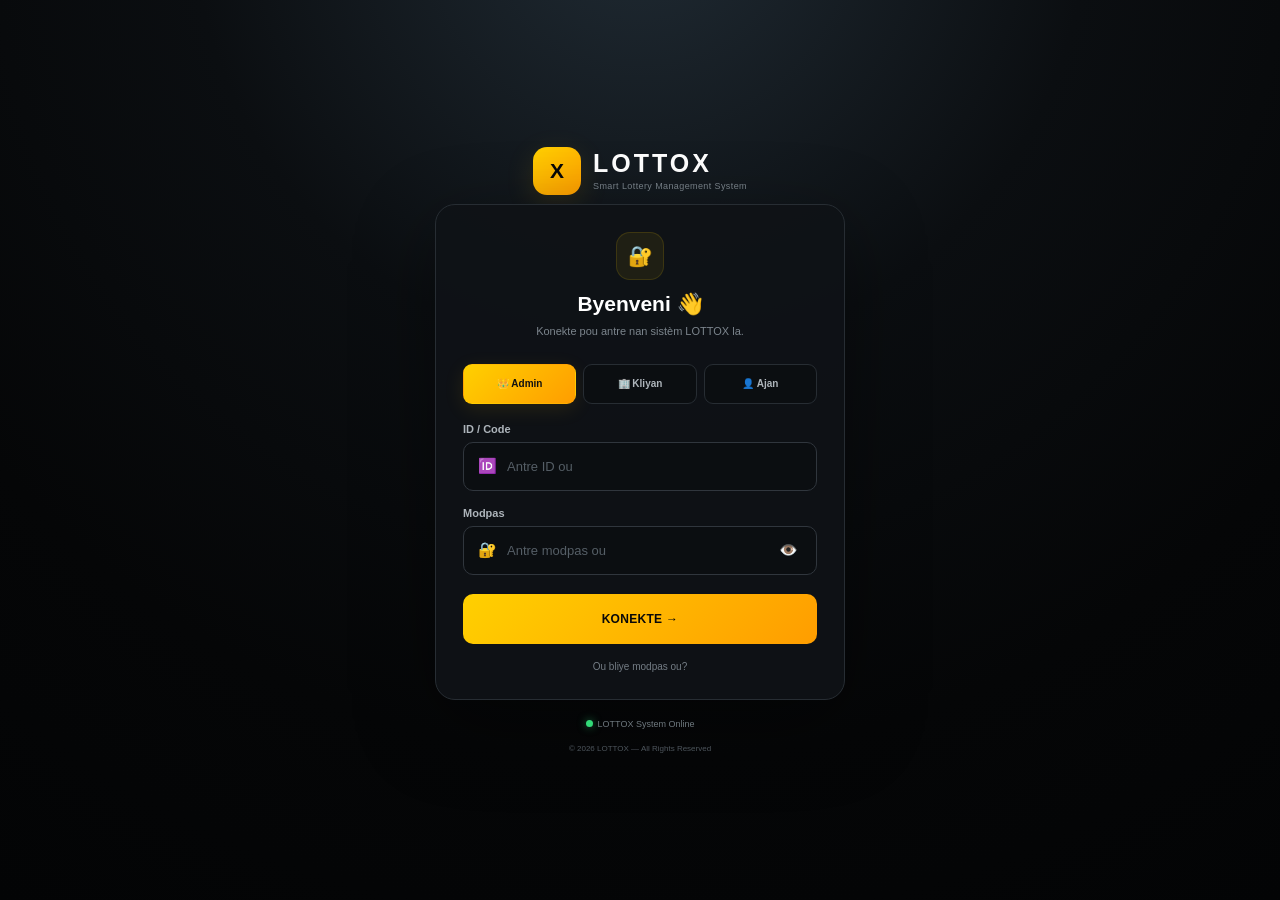
<file: index.html>
<!DOCTYPE html>
<html lang="ht">

<head>

    <meta charset="UTF-8">

    <meta
        name="viewport"
        content="width=device-width, initial-scale=1.0"
    >

    <meta
        name="theme-color"
        content="#080a0d"
    >

    <title>LOTTOX — Login</title>

    <link
        rel="stylesheet"
        href="style.css"
    >

</head>


<body>


<!-- =====================================================
     LOTTOX LOGIN
===================================================== -->

<main class="login-page">


    <!-- BRAND -->

    <section class="brand">

        <div class="brand-logo">
            X
        </div>

        <div>

            <div class="brand-name">
                LOTTOX
            </div>

            <div class="brand-subtitle">
                Smart Lottery Management System
            </div>

        </div>

    </section>


    <!-- LOGIN CARD -->

    <section class="login-card">


        <div class="welcome">

            <div class="welcome-icon">
                🔐
            </div>

            <h1>
                Byenveni 👋
            </h1>

            <p>
                Konekte pou antre
                nan sistèm LOTTOX la.
            </p>

        </div>


        <!-- ERROR -->

        <div
            id="loginError"
            class="login-error"
            role="alert"
        ></div>


        <!-- ACCOUNT TYPE -->

        <div class="account-type">

            <button
                type="button"
                class="type-btn active"
                id="adminType"
                onclick="selectType('admin')"
            >
                👑 Admin
            </button>


            <button
                type="button"
                class="type-btn"
                id="clientType"
                onclick="selectType('client')"
            >
                🏢 Kliyan
            </button>


            <button
                type="button"
                class="type-btn"
                id="agentType"
                onclick="selectType('agent')"
            >
                👤 Ajan
            </button>

        </div>


        <!-- ID -->

        <div class="field">

            <label for="loginId">
                ID / Code
            </label>

            <div class="input-box">

                <span>
                    🆔
                </span>

                <input
                    type="text"
                    id="loginId"
                    placeholder="Antre ID ou"
                    autocomplete="username"
                    spellcheck="false"
                >

            </div>

        </div>


        <!-- PASSWORD -->

        <div class="field">

            <label for="loginPassword">
                Modpas
            </label>

            <div class="input-box">

                <span>
                    🔐
                </span>

                <input
                    type="password"
                    id="loginPassword"
                    placeholder="Antre modpas ou"
                    autocomplete="current-password"
                >

                <button
                    type="button"
                    class="eye-btn"
                    id="eyeButton"
                    onclick="togglePassword()"
                    aria-label="Montre modpas"
                >
                    👁️
                </button>

            </div>

        </div>


        <!-- LOGIN BUTTON -->

        <button
            type="button"
            class="login-btn"
            id="loginButton"
            onclick="login()"
        >

            <span id="loginButtonText">
                KONEKTE →
            </span>

        </button>


        <!-- FORGOT -->

        <button
            type="button"
            class="forgot-btn"
            onclick="forgotPassword()"
        >
            Ou bliye modpas ou?
        </button>


    </section>


    <!-- SYSTEM STATUS -->

    <div class="system-status">

        <span class="status-dot"></span>

        <span>
            LOTTOX System Online
        </span>

    </div>


    <!-- FOOTER -->

    <footer class="copyright">

        © 2026 LOTTOX —
        All Rights Reserved

    </footer>


</main>


<!-- =====================================================
     LOGIN JAVASCRIPT
===================================================== -->

<script>


/* =====================================================
   LOTTOX LOGIN SYSTEM
===================================================== */


/* ================= CURRENT TYPE ================= */

let accountType = "admin";


/* =====================================================
   SELECT ACCOUNT TYPE
===================================================== */

function selectType(type){

    accountType = type;


    const adminBtn =
        document.getElementById(
            "adminType"
        );

    const clientBtn =
        document.getElementById(
            "clientType"
        );

    const agentBtn =
        document.getElementById(
            "agentType"
        );


    adminBtn.classList.remove(
        "active"
    );

    clientBtn.classList.remove(
        "active"
    );

    agentBtn.classList.remove(
        "active"
    );


    if(type === "admin"){

        adminBtn.classList.add(
            "active"
        );

    }


    if(type === "client"){

        clientBtn.classList.add(
            "active"
        );

    }


    if(type === "agent"){

        agentBtn.classList.add(
            "active"
        );

    }


    clearError();


    const input =
        document.getElementById(
            "loginId"
        );


    if(type === "admin"){

        input.placeholder =
            "Antre ID Admin";

    }


    if(type === "client"){

        input.placeholder =
            "Antre ID Kliyan";

    }


    if(type === "agent"){

        input.placeholder =
            "Antre ID Ajan";

    }

}


/* =====================================================
   PASSWORD VISIBILITY
===================================================== */

function togglePassword(){

    const password =
        document.getElementById(
            "loginPassword"
        );

    const eye =
        document.getElementById(
            "eyeButton"
        );


    if(
        password.type ===
        "password"
    ){

        password.type =
            "text";

        eye.textContent =
            "🙈";

    }else{

        password.type =
            "password";

        eye.textContent =
            "👁️";

    }

}


/* =====================================================
   ERROR
===================================================== */

function showError(message){

    const error =
        document.getElementById(
            "loginError"
        );


    error.textContent =
        message;


    error.classList.add(
        "show"
    );

}


function clearError(){

    const error =
        document.getElementById(
            "loginError"
        );


    error.textContent =
        "";


    error.classList.remove(
        "show"
    );

}


/* =====================================================
   LOGIN
===================================================== */

function login(){

    clearError();


    const id =
        document
        .getElementById(
            "loginId"
        )
        .value
        .trim()
        .toUpperCase();


    const password =
        document
        .getElementById(
            "loginPassword"
        )
        .value
        .trim();


    /* ================= VALIDATION ================= */

    if(!id){

        showError(
            "⚠️ Antre ID ou."
        );

        return;

    }


    if(!password){

        showError(
            "⚠️ Antre modpas ou."
        );

        return;

    }


    /* =================================================
       ADMIN DEMO ACCESS
       
       Sa a se aksè inisyal sèlman.
       Lè backend LOTTOX la konekte,
       authentication lan ap soti nan database.
    ================================================= */

    if(
        accountType === "admin" &&
        id === "ADMIN" &&
        password === "LOTTOX2026"
    ){

        localStorage.setItem(
            "lottoxRole",
            "SUPER_ADMIN"
        );


        localStorage.setItem(
            "lottoxLoggedIn",
            "true"
        );


        localStorage.setItem(
            "lottoxAdminLoggedIn",
            "true"
        );


        window.location.href =
            "admin.html";


        return;

    }


    /* =================================================
       CLIENT
       
       Nouvo backend lan pral jere sa.
    ================================================= */

    if(
        accountType === "client"
    ){

        showError(
            "🔒 Kont kliyan yo pral konekte ak baz LOTTOX la."
        );

        return;

    }


    /* =================================================
       AGENT
       
       Nouvo backend lan pral jere sa.
    ================================================= */

    if(
        accountType === "agent"
    ){

        showError(
            "🔒 Kont ajan yo pral konekte ak baz LOTTOX la."
        );

        return;

    }


    /* ================= INVALID ================= */

    showError(
        "❌ ID oswa modpas la pa kòrèk."
    );

}


/* =====================================================
   FORGOT PASSWORD
===================================================== */

function forgotPassword(){

    alert(

        "🔐 Modpas bliye?\n\n" +

        "Kontakte administratè LOTTOX " +

        "pou reset kont ou."

    );

}


/* =====================================================
   ENTER KEY
===================================================== */

document
.getElementById("loginId")
.addEventListener(
    "keydown",
    function(event){

        if(
            event.key === "Enter"
        ){

            document
            .getElementById(
                "loginPassword"
            )
            .focus();

        }

    }
);


document
.getElementById("loginPassword")
.addEventListener(
    "keydown",
    function(event){

        if(
            event.key === "Enter"
        ){

            login();

        }

    }
);


/* =====================================================
   READY
===================================================== */

console.log(
    "⚡ LOTTOX LOGIN READY"
);


</script>


</body>

  </html>
</file>
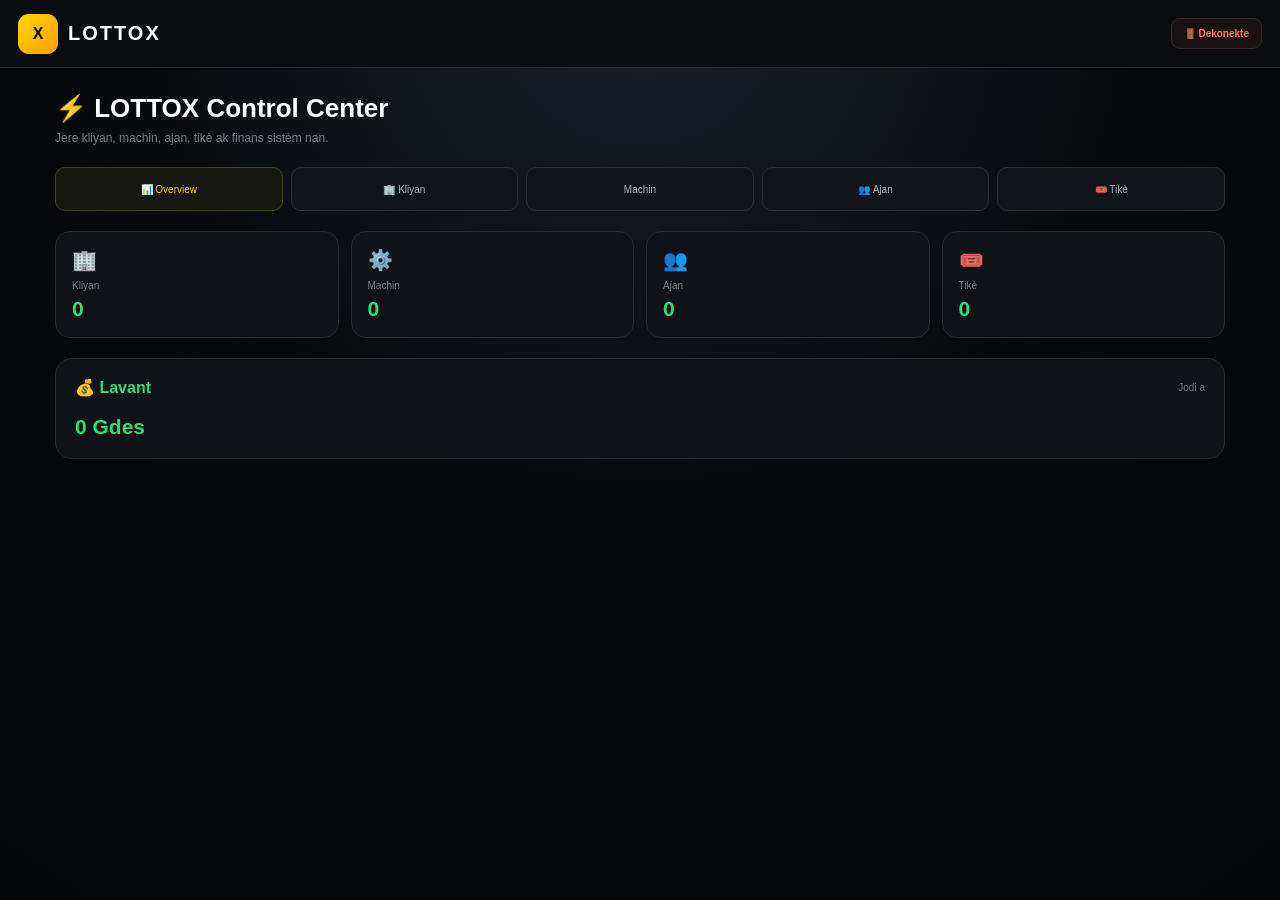
<file: admin.html>
<!DOCTYPE html>
<html lang="ht">

<head>

<meta charset="UTF-8">

<meta
    name="viewport"
    content="width=device-width, initial-scale=1.0"
>

<title>LOTTOX — Control Center</title>

<style>

*{
    margin:0;
    padding:0;
    box-sizing:border-box;
    font-family:Arial,Helvetica,sans-serif;
}

body{
    min-height:100vh;
    background:
    radial-gradient(
        circle at top,
        #182028 0%,
        #080a0d 45%,
        #030405 100%
    );
    color:#fff;
}

header{
    height:68px;
    background:#0a0c0f;
    border-bottom:1px solid #252a30;
    display:flex;
    align-items:center;
    justify-content:space-between;
    padding:0 18px;
    position:sticky;
    top:0;
    z-index:10;
}

.brand{
    display:flex;
    align-items:center;
    gap:10px;
}

.logo{
    width:40px;
    height:40px;
    border-radius:11px;
    background:
    linear-gradient(
        135deg,
        #ffd700,
        #ff9d00
    );
    color:#080808;
    display:flex;
    align-items:center;
    justify-content:center;
    font-weight:900;
}

.brand-name{
    font-size:20px;
    font-weight:900;
    letter-spacing:2px;
}

.logout{
    border:1px solid #3b2727;
    background:#171112;
    color:#ff7373;
    padding:9px 12px;
    border-radius:9px;
    cursor:pointer;
    font-size:10px;
    font-weight:bold;
}

main{
    max-width:1200px;
    margin:auto;
    padding:25px 15px 70px;
}

.title{
    margin-bottom:22px;
}

.title h1{
    font-size:26px;
    margin-bottom:7px;
}

.title p{
    color:#777f87;
    font-size:12px;
}


/* NAV */

.nav{
    display:grid;
    grid-template-columns:
    repeat(5,1fr);
    gap:8px;
    margin-bottom:20px;
}

.nav button{
    height:44px;
    border:1px solid #292f35;
    background:#111419;
    color:#aeb4ba;
    border-radius:10px;
    cursor:pointer;
    font-size:10px;
}

.nav button.active{
    color:#ffd000;
    border-color:#4b401d;
    background:#171714;
}


/* SECTIONS */

.section{
    display:none;
}

.section.active{
    display:block;
}


/* STATS */

.stats{
    display:grid;
    grid-template-columns:
    repeat(4,1fr);
    gap:12px;
    margin-bottom:20px;
}

.stat{
    background:#0f1216;
    border:1px solid #252a30;
    border-radius:15px;
    padding:16px;
}

.stat-icon{
    font-size:20px;
    margin-bottom:8px;
}

.stat-label{
    color:#777f87;
    font-size:10px;
    margin-bottom:6px;
}

.stat-value{
    font-size:21px;
    font-weight:900;
}


/* CARD */

.card{
    background:#0f1216;
    border:1px solid #252a30;
    border-radius:17px;
    padding:19px;
    margin-bottom:16px;
}

.card-title{
    display:flex;
    justify-content:space-between;
    align-items:center;
    margin-bottom:18px;
}

.card-title h2{
    font-size:16px;
}

.card-title span{
    color:#707880;
    font-size:10px;
}


/* FORM */

.field{
    margin-bottom:14px;
}

.field label{
    display:block;
    color:#aeb4ba;
    font-size:11px;
    margin-bottom:6px;
}

input,
select{
    width:100%;
    height:46px;
    background:#090b0e;
    border:1px solid #2c3239;
    border-radius:10px;
    color:white;
    outline:none;
    padding:0 12px;
    font-size:12px;
}

input:focus,
select:focus{
    border-color:#ffd000;
}

.primary{
    width:100%;
    height:48px;
    border:0;
    border-radius:10px;
    background:
    linear-gradient(
        135deg,
        #ffd700,
        #ff9d00
    );
    color:#090909;
    font-weight:900;
    cursor:pointer;
}


/* GRID */

.grid{
    display:grid;
    grid-template-columns:
    1fr 1fr;
    gap:15px;
}


/* EMPTY */

.empty{
    text-align:center;
    padding:25px;
    color:#666e76;
    font-size:11px;
    border:1px dashed #292f35;
    border-radius:10px;
}


/* LIST */

.item{
    background:#111419;
    border:1px solid #292f35;
    border-radius:11px;
    padding:13px;
    margin-bottom:9px;
}

.item-top{
    display:flex;
    justify-content:space-between;
    gap:10px;
}

.item strong{
    font-size:12px;
}

.item small{
    display:block;
    color:#707880;
    font-size:10px;
    margin-top:5px;
}

.active{
    color:#32db78;
}

.inactive{
    color:#ff7070;
}

.actions{
    display:flex;
    gap:7px;
    margin-top:10px;
}

.small{
    border:1px solid #343a41;
    background:#171b20;
    color:#ddd;
    border-radius:7px;
    padding:7px 9px;
    cursor:pointer;
    font-size:9px;
}

.danger{
    color:#ff7373;
    border-color:#3a2727;
}


/* MOBILE */

@media(max-width:800px){

    .stats{
        grid-template-columns:
        repeat(2,1fr);
    }

    .grid{
        grid-template-columns:1fr;
    }

}

@media(max-width:600px){

    .nav{
        grid-template-columns:
        repeat(2,1fr);
    }

    .title h1{
        font-size:22px;
    }

}

</style>

</head>


<body>

<header>

    <div class="brand">

        <div class="logo">
            X
        </div>

        <div class="brand-name">
            LOTTOX
        </div>

    </div>


    <button
        class="logout"
        onclick="logout()"
    >
        🚪 Dekonekte
    </button>

</header>


<main>

<div class="title">

    <h1>
        ⚡ LOTTOX Control Center
    </h1>

    <p>
        Jere kliyan, machin, ajan,
        tikè ak finans sistèm nan.
    </p>

</div>


<!-- NAV -->

<div class="nav">

    <button
        class="active"
        onclick="showSection('overview',this)"
    >
        📊 Overview
    </button>

    <button
        onclick="showSection('clients',this)"
    >
        🏢 Kliyan
    </button>

    <button
        onclick="showSection('machines',this)"
    >
        Machin
    </button>

    <button
        onclick="showSection('agents',this)"
    >
        👥 Ajan
    </button>

    <button
        onclick="showSection('tickets',this)"
    >
        🎟️ Tikè
    </button>

</div>


<!-- OVERVIEW -->

<section
    id="overview"
    class="section active"
>

    <div class="stats">

        <div class="stat">

            <div class="stat-icon">
                🏢
            </div>

            <div class="stat-label">
                Kliyan
            </div>

            <div
                class="stat-value"
                id="clientCount"
            >
                0
            </div>

        </div>


        <div class="stat">

            <div class="stat-icon">
                ⚙️
            </div>

            <div class="stat-label">
                Machin
            </div>

            <div
                class="stat-value"
                id="machineCount"
            >
                0
            </div>

        </div>


        <div class="stat">

            <div class="stat-icon">
                👥
            </div>

            <div class="stat-label">
                Ajan
            </div>

            <div
                class="stat-value"
                id="agentCount"
            >
                0
            </div>

        </div>


        <div class="stat">

            <div class="stat-icon">
                🎟️
            </div>

            <div class="stat-label">
                Tikè
            </div>

            <div
                class="stat-value"
                id="ticketCount"
            >
                0
            </div>

        </div>

    </div>


    <div class="card">

        <div class="card-title">

            <h2>
                💰 Lavant
            </h2>

            <span>
                Jodi a
            </span>

        </div>

        <div
            class="stat-value"
            id="salesTotal"
        >
            0 Gdes
        </div>

    </div>

</section>


<!-- CLIENTS -->

<section
    id="clients"
    class="section"
>

    <div class="grid">

        <div class="card">

            <div class="card-title">

                <h2>
                    🏢 Ajoute Kliyan
                </h2>

                <span>
                    NOUVO
                </span>

            </div>


            <div class="field">

                <label>
                    Non biznis
                </label>

                <input
                    id="clientName"
                    type="text"
                    placeholder="Egzanp: LOTO CASH"
                >

            </div>


            <div class="field">

                <label>
                    Telefòn
                </label>

                <input
                    id="clientPhone"
                    type="tel"
                    placeholder="38xxxxxxxx"
                >

            </div>


            <div class="field">

                <label>
                    Modpas
                </label>

                <input
                    id="clientPassword"
                    type="password"
                    placeholder="Kreye modpas kliyan an"
                >

            </div>


            <button
                class="primary"
                onclick="addClient()"
            >
                ＋ AJOUTE KLIYAN
            </button>

        </div>


        <div class="card">

            <div class="card-title">

                <h2>
                    Kliyan LOTTOX
                </h2>

                <span id="clientTotal">
                    0 kliyan
                </span>

            </div>


            <div id="clientsList">

                <div class="empty">
                    Pa gen kliyan ankò.
                </div>

            </div>

        </div>

    </div>

</section>
<!-- MACHINES -->

<section
    id="machines"
    class="section"
>

    <div class="card">

        <div class="card-title">

            <h2>
                Machin
            </h2>

            <span id="machineTotal">
                0 machin
            </span>

        </div>


        <div class="grid">


            <div>

                <div class="field">

                    <label>
                        Machine ID
                    </label>

                    <input
                        id="machineId"
                        type="text"
                        placeholder="Egzanp: LOT-001"
                    >

                </div>


                <div class="field">

                    <label>
                        Kliyan
                    </label>

                    <select id="machineClient">

                        <option value="">
                            Chwazi kliyan
                        </option>

                    </select>

                </div>


                <button
                    class="primary"
                    onclick="addMachine()"
                >
                    ＋ AJOUTE MACHIN
                </button>

            </div>


            <div id="machinesList">

                <div class="empty">
                    Pa gen machin ankò.
                </div>

            </div>

        </div>

    </div>

</section>



<!-- AGENTS -->

<section
    id="agents"
    class="section"
>

    <div class="card">

        <div class="card-title">

            <h2>
                👥 Ajoute Ajan
            </h2>

            <span id="agentTotal">
                0 ajan
            </span>

        </div>


        <div class="grid">


            <div>

                <div class="field">

                    <label>
                        Non ajan
                    </label>

                    <input
                        id="agentName"
                        type="text"
                        placeholder="Egzanp: Jean"
                    >

                </div>


                <div class="field">

                    <label>
                        Telefòn
                    </label>

                    <input
                        id="agentPhone"
                        type="tel"
                        placeholder="38xxxxxxxx"
                    >

                </div>


                <div class="field">

                    <label>
                        Modpas
                    </label>

                    <input
                        id="agentPassword"
                        type="password"
                        placeholder="Modpas ajan"
                    >

                </div>


                <div class="field">

                    <label>
                        Kliyan
                    </label>

                    <select id="agentClient">

                        <option value="">
                            Chwazi kliyan
                        </option>

                    </select>

                </div>


                <div class="field">

                    <label>
                        Machine ID
                    </label>

                    <input
                        id="agentMachine"
                        type="text"
                        placeholder="LOT-001"
                    >

                </div>


                <button
                    class="primary"
                    onclick="addAgent()"
                >
                    ＋ AJOUTE AJAN
                </button>

            </div>


            <div id="agentsList">

                <div class="empty">
                    Pa gen ajan ankò.
                </div>

            </div>

        </div>

    </div>

</section>



<!-- TICKETS -->

<section
    id="tickets"
    class="section"
>

    <div class="card">

        <div class="card-title">

            <h2>
                🎟️ Tikè
            </h2>

            <span id="ticketTotal">
                0 tikè
            </span>

        </div>


        <div id="ticketsList">

            <div class="empty">
                Pa gen tikè ankò.
            </div>

        </div>

    </div>

</section>



<!-- JAVASCRIPT -->

<script>

/* ================= DATABASE ================= */

let clients =
    JSON.parse(
        localStorage.getItem(
            "lottoxClients"
        )
    ) || [];


let machines =
    JSON.parse(
        localStorage.getItem(
            "lottoxMachines"
        )
    ) || [];


let agents =
    JSON.parse(
        localStorage.getItem(
            "lottoxAgents"
        )
    ) || [];


let tickets =
    JSON.parse(
        localStorage.getItem(
            "lottoxTickets"
        )
    ) || [];


let finance =
    JSON.parse(
        localStorage.getItem(
            "lottoxFinance"
        )
    ) || {
        sales:0
    };



/* ================= SAVE ================= */

function saveData(){

    localStorage.setItem(
        "lottoxClients",
        JSON.stringify(clients)
    );

    localStorage.setItem(
        "lottoxMachines",
        JSON.stringify(machines)
    );

    localStorage.setItem(
        "lottoxAgents",
        JSON.stringify(agents)
    );

    localStorage.setItem(
        "lottoxTickets",
        JSON.stringify(tickets)
    );

    localStorage.setItem(
        "lottoxFinance",
        JSON.stringify(finance)
    );

}



/* ================= ID ================= */

function generateID(prefix){

    return prefix + "-" +
        Math.floor(
            100000 +
            Math.random() * 900000
        );

}



/* ================= NAVIGATION ================= */

function showSection(name, button){

    document
        .querySelectorAll(".section")
        .forEach(
            section => {

                section.classList.remove(
                    "active"
                );

            }
        );


    const section =
        document.getElementById(
            name
        );


    if(section){

        section.classList.add(
            "active"
        );

    }


    document
        .querySelectorAll(".nav button")
        .forEach(
            btn => {

                btn.classList.remove(
                    "active"
                );

            }
        );


    if(button){

        button.classList.add(
            "active"
        );

    }

}



/* ================= ADD CLIENT ================= */

function addClient(){

    const name =
        document
        .getElementById(
            "clientName"
        )
        .value
        .trim();


    const phone =
        document
        .getElementById(
            "clientPhone"
        )
        .value
        .trim();


    const password =
        document
        .getElementById(
            "clientPassword"
        )
        .value
        .trim();


    if(!name){

        alert(
            "⚠️ Antre non biznis la."
        );

        return;

    }


    if(!password){

        alert(
            "⚠️ Kreye modpas kliyan an."
        );

        return;

    }


    const client = {

        id:generateID("CLIENT"),

        name:name,

        phone:phone,

        password:password,

        status:"ACTIVE",

        createdAt:
            new Date().toISOString()

    };


    clients.push(client);


    saveData();


    document
        .getElementById(
            "clientName"
        )
        .value = "";


    document
        .getElementById(
            "clientPhone"
        )
        .value = "";


    document
        .getElementById(
            "clientPassword"
        )
        .value = "";


    alert(
        "✅ Kliyan ajoute!\n\n" +
        "ID: " + client.id
    );


    refresh();

}



/* ================= CLIENT OPTIONS ================= */

function updateClientOptions(){

    const machine =
        document.getElementById(
            "machineClient"
        );


    const agent =
        document.getElementById(
            "agentClient"
        );


    if(machine){

        machine.innerHTML =
            `<option value="">
                Chwazi kliyan
            </option>`;


        clients.forEach(
            client => {

                machine.innerHTML +=
                    `<option value="${client.id}">
                        ${escapeHTML(
                            client.name
                        )}
                    </option>`;

            }
        );

    }


    if(agent){

        agent.innerHTML =
            `<option value="">
                Chwazi kliyan
            </option>`;


        clients.forEach(
            client => {

                agent.innerHTML +=
                    `<option value="${client.id}">
                        ${escapeHTML(
                            client.name
                        )}
                    </option>`;

            }
        );

    }

}



/* ================= ADD MACHINE ================= */

function addMachine(){

    const id =
        document
        .getElementById(
            "machineId"
        )
        .value
        .trim()
        .toUpperCase();


    const clientId =
        document
        .getElementById(
            "machineClient"
        )
        .value;


    if(!id){

        alert(
            "⚠️ Antre Machine ID."
        );

        return;

    }


    if(!clientId){

        alert(
            "⚠️ Chwazi kliyan an."
        );

        return;

    }


    const exists =
        machines.some(
            item =>
                item.id === id
        );


    if(exists){

        alert(
            "⚠️ Machine ID sa deja egziste."
        );

        return;

    }


    const client =
        clients.find(
            item =>
                item.id === clientId
        );


    machines.push({

        id:id,

        clientId:clientId,

        clientName:
            client
            ? client.name
            : "",

        status:"ACTIVE",

        createdAt:
            new Date().toISOString()

    });


    saveData();


    document
        .getElementById(
            "machineId"
        )
        .value = "";


    alert(
        "✅ Machin ajoute!"
    );


    refresh();

}



/* ================= ADD AGENT ================= */

function addAgent(){

    const name =
        document
        .getElementById(
            "agentName"
        )
        .value
        .trim();


    const phone =
        document
        .getElementById(
            "agentPhone"
        )
        .value
        .trim();


    const password =
        document
        .getElementById(
            "agentPassword"
        )
        .value
        .trim();


    const clientId =
        document
        .getElementById(
            "agentClient"
        )
        .value;


    const machineId =
        document
        .getElementById(
            "agentMachine"
        )
        .value
        .trim()
        .toUpperCase();


    if(!name){

        alert(
            "⚠️ Antre non ajan an."
        );

        return;

    }


    if(!password){

        alert(
            "⚠️ Antre modpas ajan an."
        );

        return;

    }


    if(!clientId){

        alert(
            "⚠️ Chwazi kliyan an."
        );

        return;

    }


    const client =
        clients.find(
            item =>
                item.id === clientId
        );


    agents.push({

        id:generateID("AGENT"),

        name:name,

        phone:phone,

        password:password,

        clientId:clientId,

        clientName:
            client
            ? client.name
            : "",

        machineId:machineId,

        status:"ACTIVE",

        createdAt:
            new Date().toISOString()

    });


    saveData();


    document
        .getElementById(
            "agentName"
        )
        .value = "";


    document
        .getElementById(
            "agentPhone"
        )
        .value = "";


    document
        .getElementById(
            "agentPassword"
        )
        .value = "";


    document
        .getElementById(
            "agentMachine"
        )
        .value = "";


    alert(
        "✅ Ajan ajoute!"
    );


    refresh();

}
    
/* ================= DISPLAY CLIENTS ================= */

function displayClients(){

    const box =
        document.getElementById(
            "clientsList"
        );

    const total =
        document.getElementById(
            "clientTotal"
        );

    if(total){

        total.textContent =
            clients.length +
            " kliyan";

    }


    if(!box) return;


    if(clients.length === 0){

        box.innerHTML = `
            <div class="empty">
                Pa gen kliyan ankò.
            </div>
        `;

        return;

    }


    box.innerHTML =
        clients.map(
            client => `

            <div class="item">

                <div class="item-top">

                    <div>

                        <strong>
                            ${escapeHTML(
                                client.name
                            )}
                        </strong>

                        <small>
                            ID:
                            ${escapeHTML(
                                client.id
                            )}
                        </small>

                        <small>
                            📞
                            ${escapeHTML(
                                client.phone || "-"
                            )}
                        </small>

                    </div>

                    <strong
                        class="${
                            client.status === "ACTIVE"
                            ? "active"
                            : "inactive"
                        }"
                    >
                        ● ${client.status}
                    </strong>

                </div>


                <div class="actions">

                    <button
                        class="small"
                        onclick="toggleClient('${client.id}')"
                    >
                        ${
                            client.status === "ACTIVE"
                            ? "⏸️ Dezaktive"
                            : "▶️ Aktive"
                        }
                    </button>


                    <button
                        class="small danger"
                        onclick="deleteClient('${client.id}')"
                    >
                        🗑️ Efase
                    </button>

                </div>

            </div>

            `
        ).join("");

}



/* ================= DISPLAY MACHINES ================= */

function displayMachines(){

    const box =
        document.getElementById(
            "machinesList"
        );

    const total =
        document.getElementById(
            "machineTotal"
        );


    if(total){

        total.textContent =
            machines.length +
            " machin";

    }


    if(!box) return;


    if(machines.length === 0){

        box.innerHTML = `
            <div class="empty">
                Pa gen machin ankò.
            </div>
        `;

        return;

    }


    box.innerHTML =
        machines.map(
            machine => `

            <div class="item">

                <div class="item-top">

                    <div>

                        <strong>
                            ${escapeHTML(
                                machine.id
                            )}
                        </strong>

                        <small>
                            Kliyan:
                            ${escapeHTML(
                                machine.clientName || "-"
                            )}
                        </small>

                    </div>

                    <strong
                        class="${
                            machine.status === "ACTIVE"
                            ? "active"
                            : "inactive"
                        }"
                    >
                        ● ${machine.status}
                    </strong>

                </div>


                <div class="actions">

                    <button
                        class="small"
                        onclick="toggleMachine('${machine.id}')"
                    >
                        ${
                            machine.status === "ACTIVE"
                            ? "⏸️ Off"
                            : "▶️ On"
                        }
                    </button>


                    <button
                        class="small danger"
                        onclick="deleteMachine('${machine.id}')"
                    >
                        🗑️ Efase
                    </button>

                </div>

            </div>

            `
        ).join("");

}



/* ================= DISPLAY AGENTS ================= */

function displayAgents(){

    const box =
        document.getElementById(
            "agentsList"
        );

    const total =
        document.getElementById(
            "agentTotal"
        );


    if(total){

        total.textContent =
            agents.length +
            " ajan";

    }


    if(!box) return;


    if(agents.length === 0){

        box.innerHTML = `
            <div class="empty">
                Pa gen ajan ankò.
            </div>
        `;

        return;

    }


    box.innerHTML =
        agents.map(
            agent => `

            <div class="item">

                <div class="item-top">

                    <div>

                        <strong>
                            ${escapeHTML(
                                agent.name
                            )}
                        </strong>

                        <small>
                            ID:
                            ${escapeHTML(
                                agent.id
                            )}
                        </small>

                        <small>
                            Kliyan:
                            ${escapeHTML(
                                agent.clientName || "-"
                            )}
                        </small>

                        <small>
                            Machine:
                            ${escapeHTML(
                                agent.machineId || "-"
                            )}
                        </small>

                    </div>

                    <strong
                        class="${
                            agent.status === "ACTIVE"
                            ? "active"
                            : "inactive"
                        }"
                    >
                        ● ${agent.status}
                    </strong>

                </div>


                <div class="actions">

                    <button
                        class="small"
                        onclick="toggleAgent('${agent.id}')"
                    >
                        ${
                            agent.status === "ACTIVE"
                            ? "⏸️ Off"
                            : "▶️ On"
                        }
                    </button>


                    <button
                        class="small danger"
                        onclick="deleteAgent('${agent.id}')"
                    >
                        🗑️ Efase
                    </button>

                </div>

            </div>

            `
        ).join("");

}



/* ================= DISPLAY TICKETS ================= */

function displayTickets(){

    const box =
        document.getElementById(
            "ticketsList"
        );

    const total =
        document.getElementById(
            "ticketTotal"
        );


    if(total){

        total.textContent =
            tickets.length +
            " tikè";

    }


    if(!box) return;


    if(tickets.length === 0){

        box.innerHTML = `
            <div class="empty">
                Pa gen tikè ankò.
            </div>
        `;

        return;

    }


    box.innerHTML =
        tickets.map(
            ticket => `

            <div class="item">

                <strong>
                    🎟️
                    ${escapeHTML(
                        ticket.id || "TICKET"
                    )}
                </strong>

                <small>
                    Ajan:
                    ${escapeHTML(
                        ticket.agentName || "-"
                    )}
                </small>

                <small>
                    Montan:
                    ${Number(
                        ticket.amount || 0
                    ).toLocaleString()}
                    Gdes
                </small>

            </div>

            `
        ).join("");

}



/* ================= CLIENT ACTIONS ================= */

function toggleClient(id){

    const client =
        clients.find(
            item =>
                item.id === id
        );


    if(!client) return;


    client.status =
        client.status === "ACTIVE"
        ? "INACTIVE"
        : "ACTIVE";


    saveData();

    refresh();

}


function deleteClient(id){

    if(
        !confirm(
            "⚠️ Efase kliyan sa?"
        )
    ){

        return;

    }


    clients =
        clients.filter(
            item =>
                item.id !== id
        );


    saveData();

    refresh();

}



/* ================= MACHINE ACTIONS ================= */

function toggleMachine(id){

    const machine =
        machines.find(
            item =>
                item.id === id
        );


    if(!machine) return;


    machine.status =
        machine.status === "ACTIVE"
        ? "INACTIVE"
        : "ACTIVE";


    saveData();

    refresh();

}


function deleteMachine(id){

    if(
        !confirm(
            "⚠️ Efase machin sa?"
        )
    ){

        return;

    }


    machines =
        machines.filter(
            item =>
                item.id !== id
        );


    saveData();

    refresh();

}



/* ================= AGENT ACTIONS ================= */

function toggleAgent(id){

    const agent =
        agents.find(
            item =>
                item.id === id
        );


    if(!agent) return;


    agent.status =
        agent.status === "ACTIVE"
        ? "INACTIVE"
        : "ACTIVE";


    saveData();

    refresh();

}


function deleteAgent(id){

    if(
        !confirm(
            "⚠️ Efase ajan sa?"
        )
    ){

        return;

    }


    agents =
        agents.filter(
            item =>
                item.id !== id
        );


    saveData();

    refresh();

}



/* ================= STATS ================= */

function updateStats(){

    const clientCount =
        document.getElementById(
            "clientCount"
        );

    const machineCount =
        document.getElementById(
            "machineCount"
        );

    const agentCount =
        document.getElementById(
            "agentCount"
        );

    const ticketCount =
        document.getElementById(
            "ticketCount"
        );

    const salesTotal =
        document.getElementById(
            "salesTotal"
        );


    if(clientCount){

        clientCount.textContent =
            clients.length;

    }


    if(machineCount){

        machineCount.textContent =
            machines.length;

    }


    if(agentCount){

        agentCount.textContent =
            agents.length;

    }


    if(ticketCount){

        ticketCount.textContent =
            tickets.length;

    }


    if(salesTotal){

        salesTotal.textContent =
            Number(
                finance.sales || 0
            ).toLocaleString() +
            " Gdes";

    }

}



/* ================= REFRESH ================= */

function refresh(){

    updateStats();

    updateClientOptions();

    displayClients();

    displayMachines();

    displayAgents();

    displayTickets();

}



/* ================= SECURITY ================= */

function escapeHTML(value){

    return String(
        value ?? ""
    )
    .replace(
        /&/g,
        "&amp;"
    )
    .replace(
        /</g,
        "&lt;"
    )
    .replace(
        />/g,
        "&gt;"
    )
    .replace(
        /"/g,
        "&quot;"
    )
    .replace(
        /'/g,
        "&#039;"
    );

}



/* ================= LOGOUT ================= */

function logout(){

    localStorage.removeItem(
        "lottoxAdminLoggedIn"
    );

    localStorage.removeItem(
        "lottoxLoggedIn"
    );

    localStorage.removeItem(
        "lottoxCurrentAgent"
    );

    localStorage.removeItem(
        "lottoxCurrentAgentName"
    );


    window.location.href =
        "index.html";

}



/* ================= START ================= */

refresh();


console.log(
    "⚡ LOTTOX CONTROL CENTER READY"
);

</script>

</main>

</body>

</html>
</file>
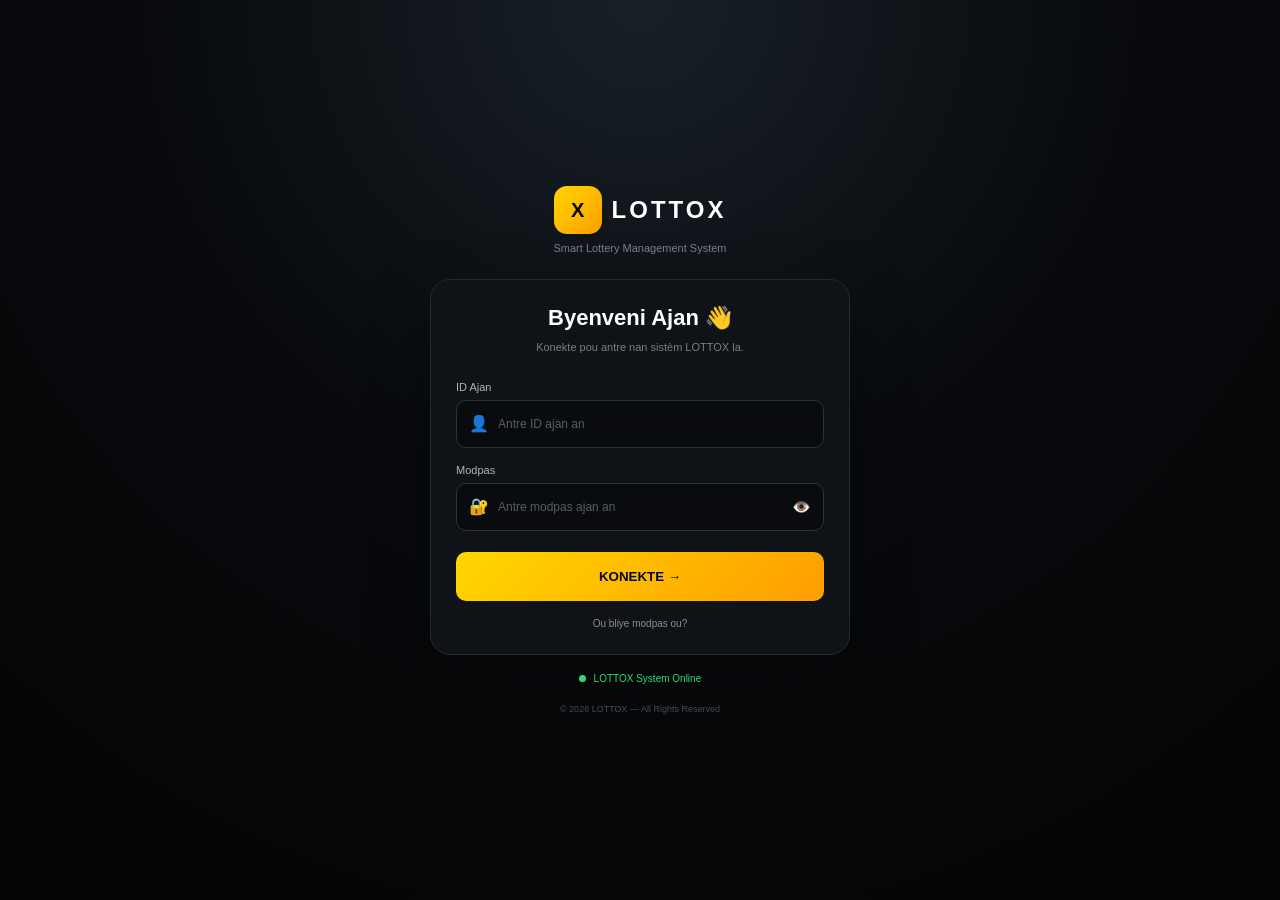
<file: agent-login.html>
<!DOCTYPE html>
<html lang="ht">

<head>

<meta charset="UTF-8">

<meta
    name="viewport"
    content="width=device-width, initial-scale=1.0"
>

<title>LOTTOX — Agent Login</title>

<style>

*{
    margin:0;
    padding:0;
    box-sizing:border-box;
    font-family:Arial,Helvetica,sans-serif;
}

body{

    min-height:100vh;

    display:flex;

    align-items:center;

    justify-content:center;

    padding:20px;

    background:
    radial-gradient(
        circle at top,
        #182028 0%,
        #080a0d 45%,
        #030405 100%
    );

    color:#fff;
}

.login-page{

    width:100%;

    max-width:420px;

    text-align:center;
}

.brand{

    display:flex;

    align-items:center;

    justify-content:center;

    gap:10px;

    margin-bottom:8px;
}

.logo{

    width:48px;

    height:48px;

    border-radius:13px;

    background:
    linear-gradient(
        135deg,
        #ffd700,
        #ff9d00
    );

    color:#080808;

    display:flex;

    align-items:center;

    justify-content:center;

    font-size:20px;

    font-weight:900;
}

.brand-name{

    font-size:24px;

    font-weight:900;

    letter-spacing:3px;
}

.system-name{

    color:#777f87;

    font-size:11px;

    margin-bottom:25px;
}

.login-card{

    background:#0f1216;

    border:1px solid #252a30;

    border-radius:20px;

    padding:25px;

    text-align:left;

    box-shadow:
    0 20px 60px
    rgba(0,0,0,.35);
}

.welcome{

    text-align:center;

    margin-bottom:24px;
}

.welcome h1{

    font-size:22px;

    margin-bottom:8px;
}

.welcome p{

    color:#777f87;

    font-size:11px;

    line-height:1.6;
}

.field{

    margin-bottom:16px;
}

.field label{

    display:block;

    color:#aeb4ba;

    font-size:11px;

    margin-bottom:7px;
}

.input-box{

    display:flex;

    align-items:center;

    gap:9px;

    height:48px;

    background:#090b0e;

    border:1px solid #2c3239;

    border-radius:10px;

    padding:0 12px;
}

.input-box:focus-within{

    border-color:#ffd000;
}

.input-box span{

    font-size:16px;
}

.input-box input{

    width:100%;

    height:100%;

    border:0;

    outline:0;

    background:transparent;

    color:#fff;

    font-size:12px;
}

.input-box input::placeholder{

    color:#555d65;
}

.eye-btn{

    border:0;

    background:transparent;

    color:#aaa;

    cursor:pointer;

    font-size:15px;
}

.login-btn{

    width:100%;

    height:49px;

    border:0;

    border-radius:10px;

    background:
    linear-gradient(
        135deg,
        #ffd700,
        #ff9d00
    );

    color:#080808;

    font-weight:900;

    cursor:pointer;

    margin-top:5px;
}

.login-btn:active{

    transform:scale(.98);
}

.forgot{

    display:block;

    margin:17px auto 0;

    border:0;

    background:transparent;

    color:#888f96;

    cursor:pointer;

    font-size:10px;
}

.status{

    margin-top:18px;

    color:#32db78;

    font-size:10px;
}

.dot{

    display:inline-block;

    width:7px;

    height:7px;

    background:#32db78;

    border-radius:50%;

    margin-right:5px;
}

.copyright{

    margin-top:20px;

    color:#454c53;

    font-size:9px;
}

</style>

</head>

<body>

<div class="login-page">

    <div class="brand">

        <div class="logo">
            X
        </div>

        <div class="brand-name">
            LOTTOX
        </div>

    </div>

    <div class="system-name">
        Smart Lottery Management System
    </div>

    <div class="login-card">

        <div class="welcome">

            <h1>
                Byenveni Ajan 👋
            </h1>

            <p>
                Konekte pou antre nan
                sistèm LOTTOX la.
            </p>

        </div>

        <div class="field">

            <label>
                ID Ajan
            </label>

            <div class="input-box">

                <span>
                    👤
                </span>

                <input
                    type="text"
                    id="agentId"
                    placeholder="Antre ID ajan an"
                    autocomplete="off"
                >

            </div>

        </div>

        <div class="field">

            <label>
                Modpas
            </label>

            <div class="input-box">

                <span>
                    🔐
                </span>

                <input
                    type="password"
                    id="password"
                    placeholder="Antre modpas ajan an"
                >

                <button
                    type="button"
                    class="eye-btn"
                    onclick="togglePassword()"
                >
                    👁️
                </button>

            </div>

        </div>

        <button
            class="login-btn"
            onclick="loginAgent()"
        >
            KONEKTE →
        </button>

        <button
            class="forgot"
            onclick="forgotPassword()"
        >
            Ou bliye modpas ou?
        </button>

    </div>

    <div class="status">

        <span class="dot"></span>

        LOTTOX System Online

    </div>

    <div class="copyright">

        © 2026 LOTTOX —
        All Rights Reserved

    </div>

      </div>
      <script>

/* ================= DATABASE ================= */

let agents =
    JSON.parse(
        localStorage.getItem(
            "lottoxAgents"
        )
    ) || [];


/* ================= PASSWORD ================= */

function togglePassword(){

    const password =
        document.getElementById(
            "password"
        );


    if(
        password.type ===
        "password"
    ){

        password.type =
            "text";

    }else{

        password.type =
            "password";

    }

}


/* ================= LOGIN ================= */

function loginAgent(){

    const agentId =
        document
        .getElementById(
            "agentId"
        )
        .value
        .trim()
        .toUpperCase();


    const password =
        document
        .getElementById(
            "password"
        )
        .value
        .trim();


    /* CHECK ID */

    if(!agentId){

        alert(
            "⚠️ Antre ID ajan an."
        );

        return;

    }


    /* CHECK PASSWORD */

    if(!password){

        alert(
            "⚠️ Antre modpas ajan an."
        );

        return;

    }


    /* FIND AGENT */

    const agent =
        agents.find(
            item =>

            String(
                item.id
            )
            .toUpperCase()
            ===
            agentId

            &&

            String(
                item.password
            )
            ===
            password
        );


    /* NOT FOUND */

    if(!agent){

        alert(
            "❌ ID ajan oswa modpas la pa kòrèk."
        );

        return;

    }


    /* STATUS */

    if(
        agent.status !==
        "ACTIVE"
    ){

        alert(
            "🔴 Kont ajan sa pa aktif."
        );

        return;

    }


    /* SAVE SESSION */

    localStorage.setItem(
        "lottoxAgentLoggedIn",
        "true"
    );


    localStorage.setItem(
        "lottoxCurrentAgent",
        agent.id
    );


    localStorage.setItem(
        "lottoxCurrentAgentName",
        agent.name
    );


    localStorage.setItem(
        "lottoxCurrentAgentClient",
        agent.clientId || ""
    );


    localStorage.setItem(
        "lottoxCurrentAgentMachine",
        agent.machineId || ""
    );


    /* GO DASHBOARD */

    window.location.href =
        "agent.html";

}


/* ================= ENTER KEY ================= */

document
    .getElementById(
        "password"
    )
    .addEventListener(
        "keydown",
        function(event){

            if(
                event.key ===
                "Enter"
            ){

                loginAgent();

            }

        }
    );


document
    .getElementById(
        "agentId"
    )
    .addEventListener(
        "keydown",
        function(event){

            if(
                event.key ===
                "Enter"
            ){

                loginAgent();

            }

        }
    );


/* ================= FORGOT ================= */

function forgotPassword(){

    alert(

        "🔐 Modpas bliye?\n\n" +

        "Tanpri kontakte administratè " +

        "LOTTOX la pou reset modpas ou."

    );
  /* ================= READY ================= */

document.addEventListener(
    "DOMContentLoaded",
    function(){

        const agentId =
            document.getElementById(
                "agentId"
            );


        if(agentId){

            agentId.focus();

        }


        console.log(
            "🔐 LOTTOX AGENT LOGIN READY"
        );

    }
);


/* ================= END ================= */

}

</script>

</body>

</html>
</file>
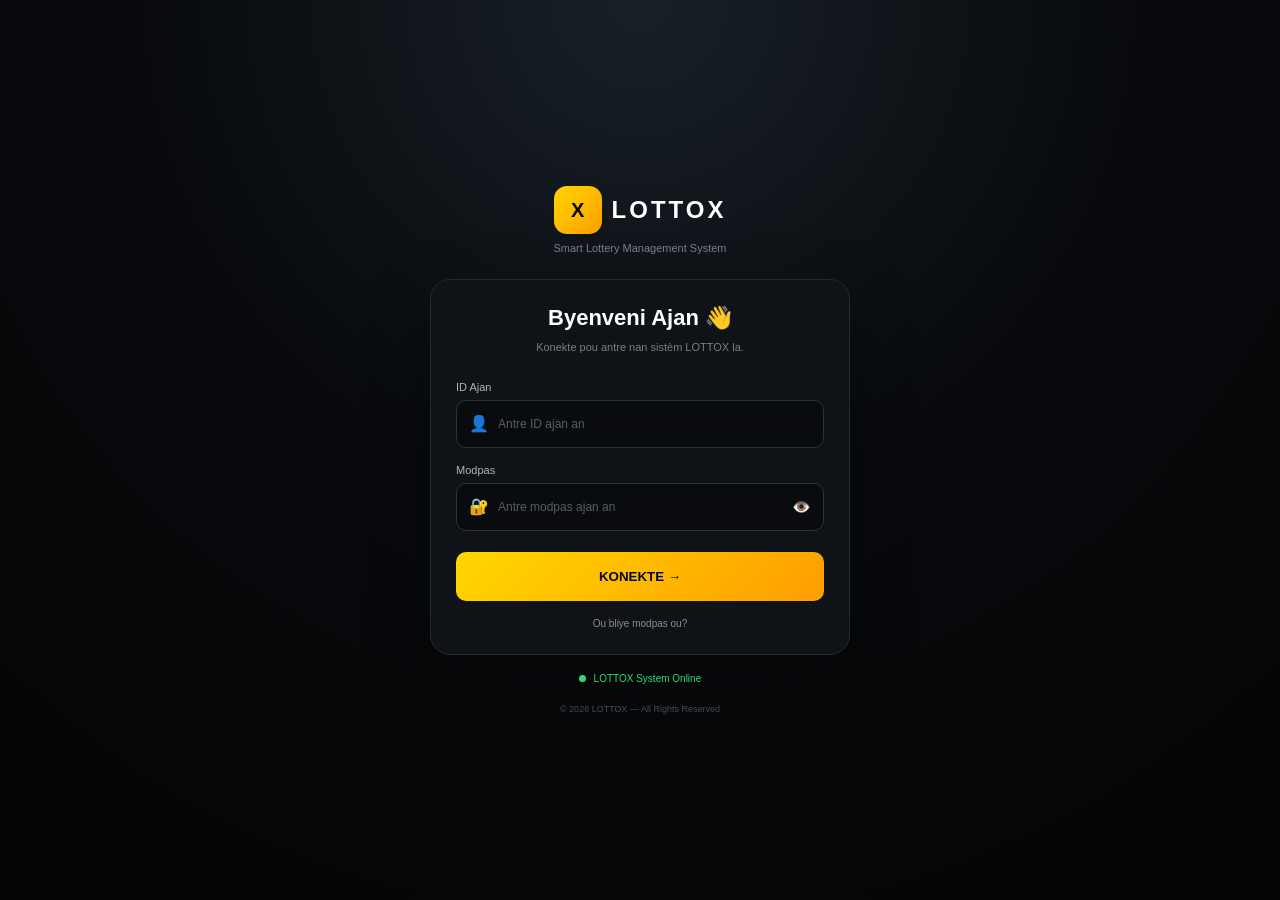
<file: agent-sell.html>
<!DOCTYPE html>
<html lang="ht">

<head>

<meta charset="UTF-8">

<meta
    name="viewport"
    content="width=device-width, initial-scale=1.0"
>

<title>LOTTOX — Vann Tikè</title>

<style>

*{
    margin:0;
    padding:0;
    box-sizing:border-box;
    font-family:Arial,Helvetica,sans-serif;
}

body{

    min-height:100vh;

    background:
    radial-gradient(
        circle at top,
        #182028 0%,
        #080a0d 45%,
        #030405 100%
    );

    color:#fff;
}

header{

    height:68px;

    background:#0a0c0f;

    border-bottom:1px solid #252a30;

    display:flex;

    align-items:center;

    justify-content:space-between;

    padding:0 18px;

    position:sticky;

    top:0;

    z-index:10;
}

.brand{

    display:flex;

    align-items:center;

    gap:10px;
}

.logo{

    width:40px;
    height:40px;

    border-radius:11px;

    background:
    linear-gradient(
        135deg,
        #ffd700,
        #ff9d00
    );

    color:#080808;

    display:flex;

    align-items:center;

    justify-content:center;

    font-weight:900;
}

.brand-name{

    font-size:20px;

    font-weight:900;

    letter-spacing:2px;
}

.back-btn{

    border:1px solid #292f35;

    background:#111419;

    color:#ddd;

    padding:9px 12px;

    border-radius:9px;

    cursor:pointer;

    font-size:10px;

    font-weight:bold;
}

main{

    max-width:700px;

    margin:auto;

    padding:25px 15px 70px;
}

.title{

    margin-bottom:20px;
}

.title h1{

    font-size:25px;

    margin-bottom:7px;
}

.title p{

    color:#777f87;

    font-size:12px;

    line-height:1.5;
}

.card{

    background:#0f1216;

    border:1px solid #252a30;

    border-radius:17px;

    padding:20px;

    margin-bottom:16px;
}

.card-title{

    display:flex;

    justify-content:space-between;

    align-items:center;

    margin-bottom:18px;
}

.card-title h2{

    font-size:16px;
}

.card-title span{

    color:#707880;

    font-size:10px;
}

.field{

    margin-bottom:15px;
}

.field label{

    display:block;

    color:#aeb4ba;

    font-size:11px;

    margin-bottom:7px;
}

input,
select{

    width:100%;

    height:48px;

    background:#090b0e;

    border:1px solid #2c3239;

    border-radius:10px;

    color:#fff;

    outline:none;

    padding:0 12px;

    font-size:13px;
}

input:focus,
select:focus{

    border-color:#ffd000;
}

.primary{

    width:100%;

    height:50px;

    border:0;

    border-radius:10px;

    background:
    linear-gradient(
        135deg,
        #ffd700,
        #ff9d00
    );

    color:#090909;

    font-weight:900;

    cursor:pointer;

    font-size:12px;
}

.primary:active{

    transform:scale(.98);
}

.info{

    display:grid;

    grid-template-columns:
    repeat(2,1fr);

    gap:10px;

    margin-bottom:16px;
}

.info-box{

    background:#111419;

    border:1px solid #292f35;

    border-radius:11px;

    padding:13px;
}

.info-label{

    color:#707880;

    font-size:9px;

    margin-bottom:6px;
}

.info-value{

    font-size:14px;

    font-weight:900;
}

.ticket{

    background:#111419;

    border:1px solid #292f35;

    border-radius:11px;

    padding:13px;

    margin-bottom:9px;
}

.ticket strong{

    font-size:12px;
}

.ticket small{

    display:block;

    color:#707880;

    font-size:10px;

    margin-top:5px;
}

.empty{

    text-align:center;

    padding:24px;

    color:#666e76;

    font-size:11px;

    border:1px dashed #292f35;

    border-radius:10px;
}

@media(max-width:600px){

    .title h1{

        font-size:22px;
    }

}

</style>

</head>

<body>

<header>

    <div class="brand">

        <div class="logo">
            X
        </div>

        <div class="brand-name">
            LOTTOX
        </div>

    </div>

    <button
        class="back-btn"
        onclick="goBack()"
    >
        ← Dashboard
    </button>

</header>

<main>

    <div class="title">

        <h1>
            🎟️ Vann Tikè
        </h1>

        <p>
            Kreye yon nouvo tikè epi
            anrejistre lavant lan nan sistèm LOTTOX.
        </p>

    </div>


    <div class="card">

        <div class="card-title">

            <h2>
                Nouvo Tikè
            </h2>

            <span>
                LOTTOX
            </span>

        </div>


        <div class="info">

            <div class="info-box">

                <div class="info-label">
                    AJAN
                </div>

                <div
                    class="info-value"
                    id="agentName"
                >
                    -
                </div>

            </div>


            <div class="info-box">

                <div class="info-label">
                    MACHIN
                </div>

                <div
                    class="info-value"
                    id="machineId"
                >
                    -
                </div>

            </div>

        </div>


        <div class="field">

            <label>
                🎯 Jwèt / Loto
            </label>

            <select id="game">

                <option value="">
                    Chwazi jwèt la
                </option>

                <option value="Loto 3 Chif">
                    Loto 3 Chif
                </option>

                <option value="Loto 4 Chif">
                    Loto 4 Chif
                </option>

                <option value="Loto 5 Chif">
                    Loto 5 Chif
                </option>

                <option value="Bòlèt">
                    Bòlèt
                </option>

            </select>

        </div>


        <div class="field">

            <label>
                🔢 Nimewo
            </label>

            <input
                id="number"
                type="text"
                inputmode="numeric"
                placeholder="Egzanp: 25-36-48"
                autocomplete="off"
            >

        </div>


        <div class="field">

            <label>
                💰 Montan
            </label>

            <input
                id="amount"
                type="number"
                min="1"
                placeholder="Egzanp: 100"
            >

        </div>


        <button
            class="primary"
            onclick="sellTicket()"
        >
            🎟️ VANN TIKÈ
        </button>

    </div>


    <div class="card">

        <div class="card-title">

            <h2>
                🧾 Dènye Tikè
            </h2>

            <span id="ticketCount">
                0
            </span>

        </div>


        <div id="recentTickets">

            <div class="empty">
                Pa gen tikè ankò.
            </div>

        </div>

    </div>

<script>
  /* ================= DATABASE ================= */

let agents =
    JSON.parse(
        localStorage.getItem(
            "lottoxAgents"
        )
    ) || [];


let tickets =
    JSON.parse(
        localStorage.getItem(
            "lottoxTickets"
        )
    ) || [];


let finance =
    JSON.parse(
        localStorage.getItem(
            "lottoxFinance"
        )
    ) || {
        sales:0,
        profit:0,
        loss:0
    };


/* ================= CURRENT AGENT ================= */

const currentAgentId =
    localStorage.getItem(
        "lottoxCurrentAgent"
    );


const currentAgent =
    agents.find(
        agent =>
            String(agent.id) ===
            String(currentAgentId)
    );


/* ================= SECURITY ================= */

function checkLogin(){

    const loggedIn =
        localStorage.getItem(
            "lottoxAgentLoggedIn"
        );


    if(
        loggedIn !==
        "true"
    ){

        window.location.href =
            "agent-login.html";

        return false;

    }


    if(!currentAgent){

        localStorage.removeItem(
            "lottoxAgentLoggedIn"
        );

        localStorage.removeItem(
            "lottoxCurrentAgent"
        );

        window.location.href =
            "agent-login.html";

        return false;

    }


    return true;

}


/* ================= ESCAPE ================= */

function escapeHTML(value){

    return String(
        value ?? ""
    )
    .replace(
        /&/g,
        "&amp;"
    )
    .replace(
        /</g,
        "&lt;"
    )
    .replace(
        />/g,
        "&gt;"
    )
    .replace(
        /"/g,
        "&quot;"
    )
    .replace(
        /'/g,
        "&#039;"
    );

}


/* ================= MONEY ================= */

function money(value){

    return Number(
        value || 0
    ).toLocaleString() +
    " Gdes";

}


/* ================= TICKET ID ================= */

function generateTicketID(){

    return "TKT-" +
        Date.now().toString() +
        "-" +
        Math.floor(
            100 +
            Math.random() * 900
        );

}


/* ================= SELL TICKET ================= */

function sellTicket(){

    if(!currentAgent){

        alert(
            "❌ Sesyon ajan an pa valide."
        );

        return;

    }


    const game =
        document
        .getElementById(
            "game"
        )
        .value
        .trim();


    const number =
        document
        .getElementById(
            "number"
        )
        .value
        .trim();


    const amount =
        Number(
            document
            .getElementById(
                "amount"
            )
            .value
        );


    /* CHECK GAME */

    if(!game){

        alert(
            "⚠️ Chwazi jwèt la."
        );

        return;

    }


    /* CHECK NUMBER */

    if(!number){

        alert(
            "⚠️ Antre nimewo a."
        );

        return;

    }


    /* CHECK AMOUNT */

    if(
        !amount ||
        amount <= 0
    ){

        alert(
            "⚠️ Antre yon montan ki valab."
        );

        return;

    }


    /* GET MACHINE */

    const machineId =
        currentAgent.machineId ||
        "";


    /* CREATE TICKET */

    const ticket = {

        id:
            generateTicketID(),

        agentId:
            currentAgent.id,

        agentName:
            currentAgent.name,

        clientId:
            currentAgent.clientId || "",

        clientName:
            currentAgent.clientName || "",

        machineId:
            machineId,

        game:
            game,

        number:
            number,

        amount:
            amount,

        status:
            "VALID",

        createdAt:
            new Date().toISOString()

    };


    /* SAVE TICKET */

    tickets.push(
        ticket
    );


    localStorage.setItem(
        "lottoxTickets",
        JSON.stringify(
            tickets
        )
    );


    /* UPDATE FINANCE */

    finance.sales =
        Number(
            finance.sales || 0
        ) +
        amount;


    finance.profit =
        Number(
            finance.profit || 0
        );


    localStorage.setItem(
        "lottoxFinance",
        JSON.stringify(
            finance
        )
    );


    /* CLEAR FORM */

    document
        .getElementById(
            "game"
        )
        .value = "";


    document
        .getElementById(
            "number"
        )
        .value = "";


    document
        .getElementById(
            "amount"
        )
        .value = "";


    /* SUCCESS */

    alert(

        "✅ TIKÈ VANN!\n\n" +

        "ID: " +
        ticket.id +
        "\n" +

        "Jwèt: " +
        ticket.game +
        "\n" +

        "Nimewo: " +
        ticket.number +
        "\n" +

        "Montan: " +
        money(
            ticket.amount
        )

    );


    loadRecentTickets();

}


/* ================= RECENT TICKETS ================= */

function loadRecentTickets(){

    const box =
        document.getElementById(
            "recentTickets"
        );


    const count =
        document.getElementById(
            "ticketCount"
        );


    if(!box){

        return;

    }


    const agentTickets =
        tickets
        .filter(
            ticket =>
                String(
                    ticket.agentId
                ) ===
                String(
                    currentAgentId
                )
        )
        .slice()
        .reverse();


    if(count){

        count.textContent =
            agentTickets.length +
            " tikè";

    }


    if(
        agentTickets.length ===
        0
    ){

        box.innerHTML = `

            <div class="empty">
                Pa gen tikè ankò.
            </div>

        `;

        return;

    }


    box.innerHTML =
        agentTickets
        .slice(0,10)
        .map(
            ticket => `

            <div class="ticket">

                <strong>
                    🎟️
                    ${escapeHTML(
                        ticket.id
                    )}
                </strong>

                <small>
                    🎯 Jwèt:
                    ${escapeHTML(
                        ticket.game
                    )}
                </small>

                <small>
                    🔢 Nimewo:
                    ${escapeHTML(
                        ticket.number
                    )}
                </small>

                <small>
                    💰 Montan:
                    ${money(
                        ticket.amount
                    )}
                </small>

                <small>
                    ⚙️ Machin:
                    ${escapeHTML(
                        ticket.machineId ||
                        "-"
                    )}
                </small>

            </div>

        `
        )
        .join("");

  }
  /* ================= LOAD AGENT ================= */

function loadAgent(){

    const name =
        document.getElementById(
            "agentName"
        );

    const machine =
        document.getElementById(
            "machineId"
        );


    if(
        name &&
        currentAgent
    ){

        name.textContent =
            currentAgent.name;

    }


    if(
        machine &&
        currentAgent
    ){

        machine.textContent =
            currentAgent.machineId ||
            "-";

    }

}


/* ================= BACK ================= */

function goBack(){

    window.location.href =
        "agent.html";

}


/* ================= ENTER NUMBER ================= */

document
    .getElementById(
        "number"
    )
    .addEventListener(
        "keydown",
        function(event){

            if(
                event.key ===
                "Enter"
            ){

                document
                    .getElementById(
                        "amount"
                    )
                    .focus();

            }

        }
    );


/* ================= ENTER AMOUNT ================= */

document
    .getElementById(
        "amount"
    )
    .addEventListener(
        "keydown",
        function(event){

            if(
                event.key ===
                "Enter"
            ){

                sellTicket();

            }

        }
    );


/* ================= START ================= */

document.addEventListener(
    "DOMContentLoaded",
    function(){

        if(
            !checkLogin()
        ){

            return;

        }


        loadAgent();

        loadRecentTickets();


        console.log(
            "🎟️ LOTTOX SELL TICKET READY"
        );

    }
);


/* ================= END ================= */

</script>

</main>

</body>

</html>
</file>
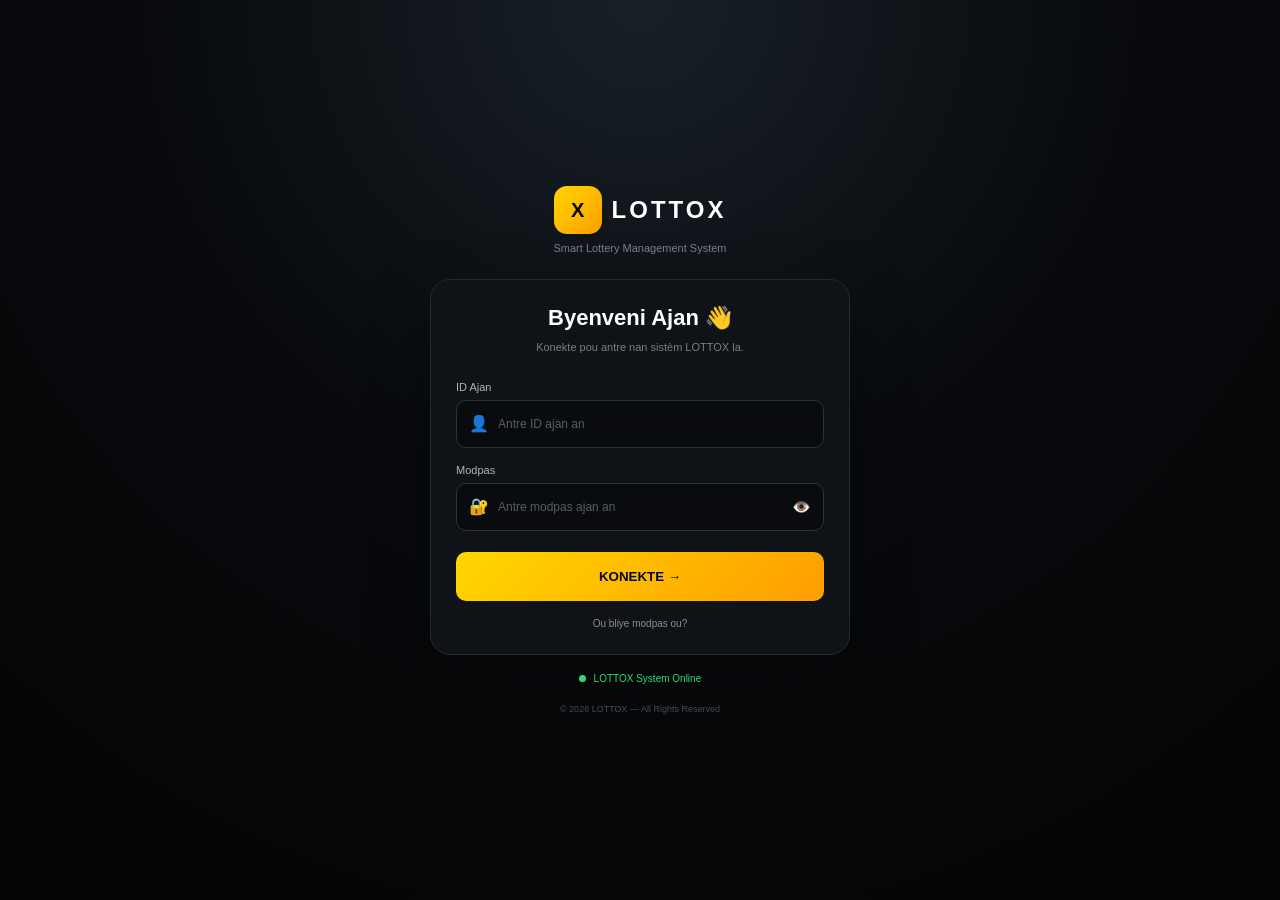
<file: agent.html>
<!DOCTYPE html>
<html lang="ht">

<head>

<meta charset="UTF-8">

<meta
    name="viewport"
    content="width=device-width, initial-scale=1.0"
>

<title>LOTTOX — Agent Dashboard</title>

<style>

*{
    margin:0;
    padding:0;
    box-sizing:border-box;
    font-family:Arial,Helvetica,sans-serif;
}

body{

    min-height:100vh;

    background:
    radial-gradient(
        circle at top,
        #182028 0%,
        #080a0d 45%,
        #030405 100%
    );

    color:#fff;
}

header{

    height:68px;

    background:#0a0c0f;

    border-bottom:1px solid #252a30;

    display:flex;

    align-items:center;

    justify-content:space-between;

    padding:0 18px;

    position:sticky;

    top:0;

    z-index:10;
}

.brand{

    display:flex;

    align-items:center;

    gap:10px;
}

.logo{

    width:40px;
    height:40px;

    border-radius:11px;

    background:
    linear-gradient(
        135deg,
        #ffd700,
        #ff9d00
    );

    color:#080808;

    display:flex;

    align-items:center;
    justify-content:center;

    font-weight:900;
}

.brand-name{

    font-size:20px;

    font-weight:900;

    letter-spacing:2px;
}

.logout{

    border:1px solid #3b2727;

    background:#171112;

    color:#ff7373;

    padding:9px 12px;

    border-radius:9px;

    cursor:pointer;

    font-size:10px;

    font-weight:bold;
}

main{

    max-width:1100px;

    margin:auto;

    padding:25px 15px 70px;
}

.title{

    margin-bottom:22px;
}

.title h1{

    font-size:26px;

    margin-bottom:7px;
}

.title p{

    color:#777f87;

    font-size:12px;
}


/* ================= NAV ================= */

.nav{

    display:grid;

    grid-template-columns:
    repeat(4,1fr);

    gap:8px;

    margin-bottom:20px;
}

.nav button{

    height:44px;

    border:1px solid #292f35;

    background:#111419;

    color:#aeb4ba;

    border-radius:10px;

    cursor:pointer;

    font-size:10px;
}

.nav button.active{

    color:#ffd000;

    border-color:#4b401d;

    background:#171714;
}


/* ================= SECTIONS ================= */

.section{

    display:none;
}

.section.active{

    display:block;
}


/* ================= STATS ================= */

.stats{

    display:grid;

    grid-template-columns:
    repeat(4,1fr);

    gap:12px;

    margin-bottom:20px;
}

.stat{

    background:#0f1216;

    border:1px solid #252a30;

    border-radius:15px;

    padding:16px;
}

.stat-icon{

    font-size:20px;

    margin-bottom:8px;
}

.stat-label{

    color:#777f87;

    font-size:10px;

    margin-bottom:6px;
}

.stat-value{

    font-size:21px;

    font-weight:900;
}


/* ================= GRID ================= */

.grid{

    display:grid;

    grid-template-columns:
    1fr 1fr;

    gap:15px;
}


/* ================= CARD ================= */

.card{

    background:#0f1216;

    border:1px solid #252a30;

    border-radius:17px;

    padding:19px;

    margin-bottom:16px;
}

.card-title{

    display:flex;

    justify-content:space-between;

    align-items:center;

    margin-bottom:18px;
}

.card-title h2{

    font-size:16px;
}

.card-title span{

    color:#707880;

    font-size:10px;
}


/* ================= ITEM ================= */

.item{

    background:#111419;

    border:1px solid #292f35;

    border-radius:11px;

    padding:13px;

    margin-bottom:9px;
}

.item strong{

    font-size:12px;
}

.item small{

    display:block;

    color:#707880;

    font-size:10px;

    margin-top:5px;
}


/* ================= FORM ================= */

.field{

    margin-bottom:14px;
}

.field label{

    display:block;

    color:#aeb4ba;

    font-size:11px;

    margin-bottom:6px;
}

input,
select{

    width:100%;

    height:46px;

    background:#090b0e;

    border:1px solid #2c3239;

    border-radius:10px;

    color:white;

    outline:none;

    padding:0 12px;

    font-size:12px;
}

input:focus,
select:focus{

    border-color:#ffd000;
}

.primary{

    width:100%;

    height:48px;

    border:0;

    border-radius:10px;

    background:
    linear-gradient(
        135deg,
        #ffd700,
        #ff9d00
    );

    color:#090909;

    font-weight:900;

    cursor:pointer;
}


/* ================= EMPTY ================= */

.empty{

    text-align:center;

    padding:25px;

    color:#666e76;

    font-size:11px;

    border:1px dashed #292f35;

    border-radius:10px;
}


/* ================= STATUS ================= */

.active{

    color:#32db78;
}

.inactive{

    color:#ff7070;
}


/* ================= MOBILE ================= */

@media(max-width:800px){

    .stats{

        grid-template-columns:
        repeat(2,1fr);
    }

    .grid{

        grid-template-columns:1fr;
    }

}

@media(max-width:600px){

    .nav{

        grid-template-columns:
        repeat(2,1fr);
    }

    .title h1{

        font-size:22px;
    }

}

</style>

</head>


<body>


<header>

    <div class="brand">

        <div class="logo">
            X
        </div>

        <div class="brand-name">
            LOTTOX
        </div>

    </div>


    <button
        class="logout"
        onclick="logout()"
    >
        🚪 Dekonekte
    </button>

</header>


<main>


<div class="title">

    <h1>
        ⚡ LOTTOX Agent
    </h1>

    <p id="welcomeText">
        Byenveni nan dashboard ou.
    </p>

</div>


<!-- ================= NAV ================= -->

<div class="nav">

    <button
        class="active"
        onclick="showSection('overview',this)"
    >
        📊 Overview
    </button>


    <button
        onclick="showSection('tickets',this)"
    >
        🎟️ Tikè
    </button>


    <button
        onclick="showSection('sales',this)"
    >
        💰 Lavant
    </button>


    <button
        onclick="showSection('profile',this)"
    >
        👤 Profil
    </button>

</div>


<!-- ================= OVERVIEW ================= -->

<section
    id="overview"
    class="section active"
>


    <div class="stats">


        <div class="stat">

            <div class="stat-icon">
                🎟️
            </div>

            <div class="stat-label">
                Tikè
            </div>

            <div
                class="stat-value"
                id="ticketCount"
            >
                0
            </div>

        </div>


        <div class="stat">

            <div class="stat-icon">
                💰
            </div>

            <div class="stat-label">
                Lavant
            </div>

            <div
                class="stat-value"
                id="salesTotal"
            >
                0
            </div>

        </div>


        <div class="stat">

            <div class="stat-icon">
                🏆
            </div>

            <div class="stat-label">
                Benefis
            </div>

            <div
                class="stat-value"
                id="profitTotal"
            >
                0
            </div>

        </div>


        <div class="stat">

            <div class="stat-icon">
                ⚙️
            </div>

            <div class="stat-label">
                Machin
            </div>

            <div
                class="stat-value"
                id="machineName"
            >
                -
            </div>

        </div>


    </div>


    <div class="grid">


        <div class="card">

            <div class="card-title">

                <h2>
                    🏢 Kliyan
                </h2>

                <span>
                    LOTTOX
                </span>

            </div>

            <div
                id="clientInfo"
                class="empty"
            >
                Ap chaje...
            </div>

        </div>


        <div class="card">

            <div class="card-title">

                <h2>
                    ⚙️ Machin
                </h2>

                <span>
                    Machin mwen
                </span>

            </div>

            <div
                id="machineInfo"
                class="empty"
            >
                Ap chaje...
            </div>

        </div>


    </div>

</section>


<!-- ================= TICKETS ================= -->

<section
    id="tickets"
    class="section"
>

    <div class="card">

        <div class="card-title">

            <h2>
                🎟️ Tikè mwen yo
            </h2>

            <span id="ticketTotal">
                0 tikè
            </span>

        </div>


        <div
            id="ticketsList"
        >

            <div class="empty">
                Pa gen tikè ankò.
            </div>

        </div>

    </div>

</section>


<!-- ================= SALES ================= -->

<section
    id="sales"
    class="section"
>

    <div class="grid">


        <div class="card">

            <div class="card-title">

                <h2>
                    💰 Lavant
                </h2>

                <span>
                    Jodi a
                </span>

            </div>


            <div
                class="stat-value"
                id="todaySales"
            >
                0 Gdes
            </div>

        </div>


        <div class="card">

            <div class="card-title">

                <h2>
                    🏆 Benefis
                </h2>

                <span>
                    Jodi a
                </span>

            </div>


            <div
                class="stat-value"
                id="todayProfit"
            >
                0 Gdes
            </div>

        </div>


    </div>


    <div class="card">

        <div class="card-title">

            <h2>
                📊 Rezime Lavant
            </h2>

            <span>
                LOTTOX
            </span>

        </div>


        <div
            id="salesInfo"
            class="empty"
        >
            Pa gen lavant ankò.
        </div>

    </div>

</section>


<!-- ================= PROFILE ================= -->

<section
    id="profile"
    class="section"
>

    <div class="card">

        <div class="card-title">

            <h2>
                👤 Profil Ajan
            </h2>

            <span>
                LOTTOX
            </span>

        </div>


        <div
            id="profileInfo"
        >

            <div class="empty">
                Ap chaje...
            </div>

        </div>

    </div>

</section>
<script>

/* ================= DATABASE ================= */

let agents =
    JSON.parse(
        localStorage.getItem(
            "lottoxAgents"
        )
    ) || [];


let clients =
    JSON.parse(
        localStorage.getItem(
            "lottoxClients"
        )
    ) || [];


let machines =
    JSON.parse(
        localStorage.getItem(
            "lottoxMachines"
        )
    ) || [];


let tickets =
    JSON.parse(
        localStorage.getItem(
            "lottoxTickets"
        )
    ) || [];


let finance =
    JSON.parse(
        localStorage.getItem(
            "lottoxFinance"
        )
    ) || {
        sales:0,
        loss:0,
        profit:0
    };


/* ================= CURRENT AGENT ================= */

const currentAgentId =
    localStorage.getItem(
        "lottoxCurrentAgent"
    );


const currentAgent =
    agents.find(
        agent =>
            String(agent.id) ===
            String(currentAgentId)
    );


/* ================= NAVIGATION ================= */

function showSection(
    name,
    button
){

    document
        .querySelectorAll(
            ".section"
        )
        .forEach(
            section => {

                section.classList.remove(
                    "active"
                );

            }
        );


    const section =
        document.getElementById(
            name
        );


    if(section){

        section.classList.add(
            "active"
        );

    }


    document
        .querySelectorAll(
            ".nav button"
        )
        .forEach(
            btn => {

                btn.classList.remove(
                    "active"
                );

            }
        );


    if(button){

        button.classList.add(
            "active"
        );

    }

}


/* ================= MONEY ================= */

function money(value){

    return Number(
        value || 0
    ).toLocaleString() +
    " Gdes";

}


/* ================= ESCAPE ================= */

function escapeHTML(value){

    return String(
        value ?? ""
    )
    .replace(
        /&/g,
        "&amp;"
    )
    .replace(
        /</g,
        "&lt;"
    )
    .replace(
        />/g,
        "&gt;"
    )
    .replace(
        /"/g,
        "&quot;"
    )
    .replace(
        /'/g,
        "&#039;"
    );

}


/* ================= CLIENT ================= */

function loadClient(){

    const box =
        document.getElementById(
            "clientInfo"
        );


    if(!box){

        return;

    }


    if(!currentAgent){

        box.innerHTML = `

            <div class="empty">
                ❌ Ajan pa jwenn.
            </div>

        `;

        return;

    }


    const client =
        clients.find(
            item =>
                String(
                    item.id
                ) ===
                String(
                    currentAgent.clientId
                )
        );


    if(!client){

        box.innerHTML = `

            <div class="empty">
                ❌ Kliyan ajan an pa jwenn.
            </div>

        `;

        return;

    }


    box.innerHTML = `

        <div class="item">

            <strong>
                🏢
                ${escapeHTML(
                    client.name
                )}
            </strong>

            <small>
                ID:
                ${escapeHTML(
                    client.id
                )}
            </small>

            <small>
                📞
                ${escapeHTML(
                    client.phone || "-"
                )}
            </small>

        </div>

    `;

}


/* ================= MACHINE ================= */

function loadMachine(){

    const box =
        document.getElementById(
            "machineInfo"
        );


    const machineName =
        document.getElementById(
            "machineName"
        );


    if(!box){

        return;

    }


    if(!currentAgent){

        return;

    }


    const machineId =
        currentAgent.machineId;


    const machine =
        machines.find(
            item =>
                String(
                    item.id
                ) ===
                String(
                    machineId
                )
        );


    if(!machine){

        box.innerHTML = `

            <div class="empty">
                ⚙️ Pa gen machin ki asosye.
            </div>

        `;


        if(machineName){

            machineName.textContent =
                "-";

        }

        return;

    }


    if(machineName){

        machineName.textContent =
            machine.id;

    }


    box.innerHTML = `

        <div class="item">

            <strong>
                ⚙️
                ${escapeHTML(
                    machine.id
                )}
            </strong>

            <small>
                Kliyan:
                ${escapeHTML(
                    machine.clientName || "-"
                )}
            </small>

            <small
                class="${
                    machine.status ===
                    "ACTIVE"
                    ? "active"
                    : "inactive"
                }"
            >
                ●
                ${escapeHTML(
                    machine.status
                )}
            </small>

        </div>

    `;

}


/* ================= TICKETS ================= */

function loadTickets(){

    const box =
        document.getElementById(
            "ticketsList"
        );


    const total =
        document.getElementById(
            "ticketTotal"
        );


    if(!box){

        return;

    }


    const agentTickets =
        tickets.filter(
            ticket =>
                String(
                    ticket.agentId
                ) ===
                String(
                    currentAgentId
                )
        );


    if(total){

        total.textContent =
            agentTickets.length +
            " tikè";

    }


    if(agentTickets.length === 0){

        box.innerHTML = `

            <div class="empty">
                Pa gen tikè ankò.
            </div>

        `;

        return;

    }


    box.innerHTML =
        agentTickets
        .slice()
        .reverse()
        .map(
            ticket => `

            <div class="item">

                <strong>
                    🎟️
                    ${escapeHTML(
                        ticket.id ||
                        "TICKET"
                    )}
                </strong>

                <small>
                    Montan:
                    ${money(
                        ticket.amount
                    )}
                </small>

                <small>
                    Dat:
                    ${escapeHTML(
                        ticket.createdAt ||
                        "-"
                    )}
                </small>

            </div>

        `
        )
        .join("");

}


/* ================= AGENT FINANCE ================= */

function getAgentFinance(){

    const agentTickets =
        tickets.filter(
            ticket =>
                String(
                    ticket.agentId
                ) ===
                String(
                    currentAgentId
                )
        );


    let sales = 0;


    agentTickets.forEach(
        ticket => {

            sales +=
                Number(
                    ticket.amount || 0
                );

        }
    );


    const profit =
        Number(
            currentAgent?.profit || 0
        );


    return {

        sales:sales,

        profit:profit

    };

}


/* ================= STATS ================= */

function updateStats(){

    const agentTickets =
        tickets.filter(
            ticket =>
                String(
                    ticket.agentId
                ) ===
                String(
                    currentAgentId
                )
        );


    const data =
        getAgentFinance();


    const ticketCount =
        document.getElementById(
            "ticketCount"
        );


    const salesTotal =
        document.getElementById(
            "salesTotal"
        );


    const profitTotal =
        document.getElementById(
            "profitTotal"
        );


    const todaySales =
        document.getElementById(
            "todaySales"
        );


    const todayProfit =
        document.getElementById(
            "todayProfit"
        );


    if(ticketCount){

        ticketCount.textContent =
            agentTickets.length;

    }


    if(salesTotal){

        salesTotal.textContent =
            money(
                data.sales
            );

    }


    if(profitTotal){

        profitTotal.textContent =
            money(
                data.profit
            );

    }


    if(todaySales){

        todaySales.textContent =
            money(
                data.sales
            );

    }


    if(todayProfit){

        todayProfit.textContent =
            money(
                data.profit
            );

    }

}


/* ================= SALES INFO ================= */

function loadSales(){

    const box =
        document.getElementById(
            "salesInfo"
        );


    if(!box){

        return;

    }


    const data =
        getAgentFinance();


    if(
        data.sales === 0 &&
        data.profit === 0
    ){

        box.innerHTML = `

            <div class="empty">
                Pa gen lavant ankò.
            </div>

        `;

        return;

    }


    box.innerHTML = `

        <div class="item">

            <strong>
                💰 Total Lavant
            </strong>

            <small>
                ${money(
                    data.sales
                )}
            </small>

        </div>


        <div class="item">

            <strong>
                🏆 Benefis
            </strong>

            <small>
                ${money(
                    data.profit
                )}
            </small>

        </div>

    `;

}
  /* ================= PROFILE ================= */

function loadProfile(){

    const box =
        document.getElementById(
            "profileInfo"
        );


    if(!box){

        return;

    }


    if(!currentAgent){

        box.innerHTML = `

            <div class="empty">
                ❌ Ajan pa jwenn.
            </div>

        `;

        return;

    }


    box.innerHTML = `

        <div class="item">

            <strong>
                👤
                ${escapeHTML(
                    currentAgent.name
                )}
            </strong>

            <small>
                ID Ajan:
                ${escapeHTML(
                    currentAgent.id
                )}
            </small>

            <small>
                📞
                ${escapeHTML(
                    currentAgent.phone || "-"
                )}
            </small>

            <small>
                Kliyan:
                ${escapeHTML(
                    currentAgent.clientName || "-"
                )}
            </small>

            <small>
                Machin:
                ${escapeHTML(
                    currentAgent.machineId || "-"
                )}
            </small>

            <small
                class="${
                    currentAgent.status ===
                    "ACTIVE"
                    ? "active"
                    : "inactive"
                }"
            >
                ●
                ${escapeHTML(
                    currentAgent.status
                )}
            </small>

        </div>

    `;

}


/* ================= WELCOME ================= */

function loadWelcome(){

    const welcome =
        document.getElementById(
            "welcomeText"
        );


    if(
        welcome &&
        currentAgent
    ){

        welcome.textContent =
            "Byenveni, " +
            currentAgent.name +
            " 👋";

    }

}


/* ================= LOGOUT ================= */

function logout(){

    localStorage.removeItem(
        "lottoxAgentLoggedIn"
    );

    localStorage.removeItem(
        "lottoxCurrentAgent"
    );

    localStorage.removeItem(
        "lottoxCurrentAgentName"
    );

    localStorage.removeItem(
        "lottoxCurrentAgentClient"
    );

    localStorage.removeItem(
        "lottoxCurrentAgentMachine"
    );


    window.location.href =
        "agent-login.html";

}


/* ================= LOGIN CHECK ================= */

function checkAgentLogin(){

    const loggedIn =
        localStorage.getItem(
            "lottoxAgentLoggedIn"
        );


    if(
        loggedIn !==
        "true"
    ){

        window.location.href =
            "agent-login.html";

        return false;

    }


    if(!currentAgentId){

        window.location.href =
            "agent-login.html";

        return false;

    }


    if(!currentAgent){

        localStorage.removeItem(
            "lottoxAgentLoggedIn"
        );

        localStorage.removeItem(
            "lottoxCurrentAgent"
        );

        window.location.href =
            "agent-login.html";

        return false;

    }


    return true;

}


/* ================= REFRESH ================= */

function refresh(){

    loadWelcome();

    loadClient();

    loadMachine();

    loadTickets();

    updateStats();

    loadSales();

    loadProfile();

}


/* ================= START ================= */

document.addEventListener(
    "DOMContentLoaded",
    function(){

        if(
            !checkAgentLogin()
        ){

            return;

        }


        refresh();


        console.log(
            "⚡ LOTTOX AGENT DASHBOARD READY"
        );

    }
);


/* ================= END ================= */

</script>

</main>

</body>

</html>
</file>
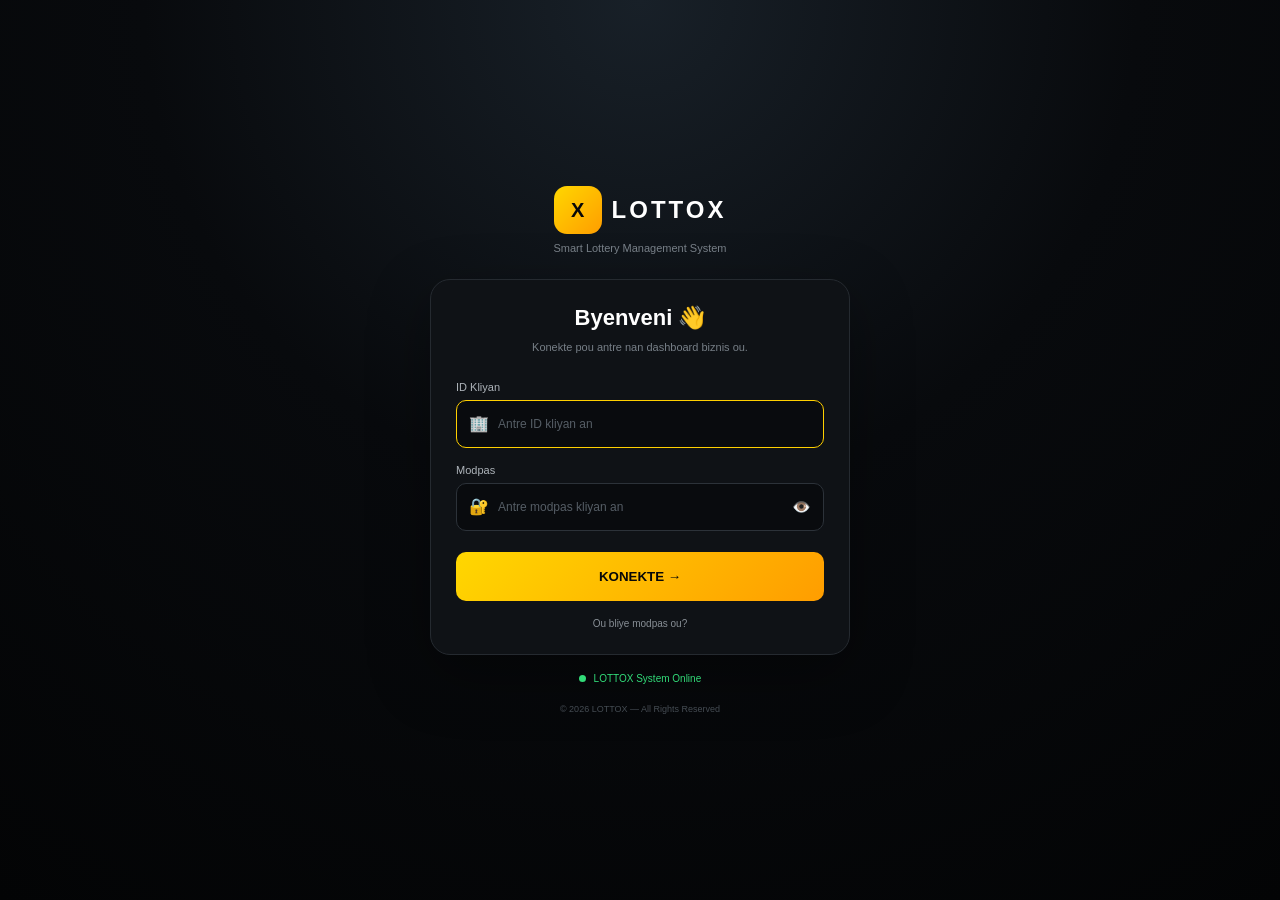
<file: client-login.html>
<!DOCTYPE html>
<html lang="ht">

<head>

<meta charset="UTF-8">

<meta
    name="viewport"
    content="width=device-width, initial-scale=1.0"
>

<title>LOTTOX — Kliyan Login</title>

<style>

*{
    margin:0;
    padding:0;
    box-sizing:border-box;
    font-family:Arial,Helvetica,sans-serif;
}

body{

    min-height:100vh;

    display:flex;

    align-items:center;

    justify-content:center;

    padding:20px;

    background:
    radial-gradient(
        circle at top,
        #182028 0%,
        #080a0d 45%,
        #030405 100%
    );

    color:#fff;
}

.login-page{

    width:100%;

    max-width:420px;

    text-align:center;
}

.brand{

    display:flex;

    align-items:center;

    justify-content:center;

    gap:10px;

    margin-bottom:8px;
}

.logo{

    width:48px;

    height:48px;

    border-radius:13px;

    background:
    linear-gradient(
        135deg,
        #ffd700,
        #ff9d00
    );

    color:#080808;

    display:flex;

    align-items:center;

    justify-content:center;

    font-size:20px;

    font-weight:900;
}

.brand-name{

    font-size:24px;

    font-weight:900;

    letter-spacing:3px;
}

.system-name{

    color:#777f87;

    font-size:11px;

    margin-bottom:25px;
}

.login-card{

    background:#0f1216;

    border:1px solid #252a30;

    border-radius:20px;

    padding:25px;

    text-align:left;

    box-shadow:
    0 20px 60px
    rgba(0,0,0,.35);
}

.welcome{

    text-align:center;

    margin-bottom:24px;
}

.welcome h1{

    font-size:22px;

    margin-bottom:8px;
}

.welcome p{

    color:#777f87;

    font-size:11px;

    line-height:1.6;
}

.field{

    margin-bottom:16px;
}

.field label{

    display:block;

    color:#aeb4ba;

    font-size:11px;

    margin-bottom:7px;
}

.input-box{

    display:flex;

    align-items:center;

    gap:9px;

    height:48px;

    background:#090b0e;

    border:1px solid #2c3239;

    border-radius:10px;

    padding:0 12px;
}

.input-box:focus-within{

    border-color:#ffd000;
}

.input-box span{

    font-size:16px;
}

.input-box input{

    width:100%;

    height:100%;

    border:0;

    outline:0;

    background:transparent;

    color:#fff;

    font-size:12px;
}

.input-box input::placeholder{

    color:#555d65;
}

.eye-btn{

    border:0;

    background:transparent;

    color:#aaa;

    cursor:pointer;

    font-size:15px;
}

.login-btn{

    width:100%;

    height:49px;

    border:0;

    border-radius:10px;

    background:
    linear-gradient(
        135deg,
        #ffd700,
        #ff9d00
    );

    color:#080808;

    font-weight:900;

    cursor:pointer;

    margin-top:5px;
}

.login-btn:active{

    transform:scale(.98);
}

.forgot{

    display:block;

    margin:17px auto 0;

    border:0;

    background:transparent;

    color:#888f96;

    cursor:pointer;

    font-size:10px;
}

.status{

    margin-top:18px;

    color:#32db78;

    font-size:10px;
}

.dot{

    display:inline-block;

    width:7px;

    height:7px;

    background:#32db78;

    border-radius:50%;

    margin-right:5px;
}

.copyright{

    margin-top:20px;

    color:#454c53;

    font-size:9px;
}

</style>

</head>


<body>


<div class="login-page">


    <div class="brand">

        <div class="logo">
            X
        </div>

        <div class="brand-name">
            LOTTOX
        </div>

    </div>


    <div class="system-name">
        Smart Lottery Management System
    </div>


    <div class="login-card">


        <div class="welcome">

            <h1>
                Byenveni 👋
            </h1>

            <p>
                Konekte pou antre nan
                dashboard biznis ou.
            </p>

        </div>


        <!-- CLIENT ID -->

        <div class="field">

            <label>
                ID Kliyan
            </label>

            <div class="input-box">

                <span>
                    🏢
                </span>

                <input
                    type="text"
                    id="clientId"
                    placeholder="Antre ID kliyan an"
                    autocomplete="off"
                >

            </div>

        </div>


        <!-- PASSWORD -->

        <div class="field">

            <label>
                Modpas
            </label>

            <div class="input-box">

                <span>
                    🔐
                </span>

                <input
                    type="password"
                    id="password"
                    placeholder="Antre modpas kliyan an"
                >

                <button
                    type="button"
                    class="eye-btn"
                    onclick="togglePassword()"
                >
                    👁️
                </button>

            </div>

        </div>


        <button
            class="login-btn"
            onclick="loginClient()"
        >
            KONEKTE →
        </button>


        <button
            class="forgot"
            onclick="forgotPassword()"
        >
            Ou bliye modpas ou?
        </button>


    </div>


    <div class="status">

        <span class="dot"></span>

        LOTTOX System Online

    </div>


    <div class="copyright">

        © 2026 LOTTOX —
        All Rights Reserved

    </div>


</div>
<script>

/* ================= PASSWORD ================= */

function togglePassword(){

    const password =
        document.getElementById(
            "password"
        );


    if(
        password.type ===
        "password"
    ){

        password.type =
            "text";

    }else{

        password.type =
            "password";

    }

}


/* ================= DATABASE ================= */

let clients =
    JSON.parse(
        localStorage.getItem(
            "lottoxClients"
        )
    ) || [];


/* ================= LOGIN CLIENT ================= */

function loginClient(){

    const clientId =
        document
        .getElementById(
            "clientId"
        )
        .value
        .trim()
        .toUpperCase();


    const password =
        document
        .getElementById(
            "password"
        )
        .value
        .trim();


    /* CHECK ID */

    if(!clientId){

        alert(
            "⚠️ Antre ID kliyan an."
        );

        return;

    }


    /* CHECK PASSWORD */

    if(!password){

        alert(
            "⚠️ Antre modpas kliyan an."
        );

        return;

    }


    /* FIND CLIENT */

    const client =
        clients.find(
            item =>

            String(
                item.id
            )
            .toUpperCase()
            ===
            clientId

            &&

            String(
                item.password
            )
            ===
            password
        );


    /* CLIENT NOT FOUND */

    if(!client){

        alert(
            "❌ ID kliyan oswa modpas la pa kòrèk."
        );

        return;

    }


    /* CHECK STATUS */

    if(
        client.status !==
        "ACTIVE"
    ){

        alert(
            "🔴 Kont kliyan sa pa aktif."
        );

        return;

    }


    /* SAVE LOGIN */

    localStorage.setItem(
        "lottoxClientLoggedIn",
        "true"
    );


    localStorage.setItem(
        "lottoxCurrentClient",
        client.id
    );


    localStorage.setItem(
        "lottoxCurrentClientName",
        client.name
    );


    /* GO DASHBOARD */

    window.location.href =
        "client.html";

}


/* ================= ENTER KEY ================= */

document
    .getElementById(
        "password"
    )
    .addEventListener(
        "keydown",
        function(event){

            if(
                event.key ===
                "Enter"
            ){

                loginClient();

            }

        }
    );


/* ================= ID ENTER ================= */

document
    .getElementById(
        "clientId"
    )
    .addEventListener(
        "keydown",
        function(event){

            if(
                event.key ===
                "Enter"
            ){

                loginClient();

            }

        }
    );


/* ================= FORGOT ================= */

function forgotPassword(){

    alert(

        "🔐 Modpas bliye?\n\n" +

        "Tanpri kontakte administratè " +

        "LOTTOX la pou reset modpas ou."

    );

}
document.addEventListener(
    "DOMContentLoaded",
    function(){

        const clientId =
            document.getElementById(
                "clientId"
            );

        const password =
            document.getElementById(
                "password"
            );


        if(clientId){

            clientId.focus();

        }


        console.log(
            "🔐 LOTTOX CLIENT LOGIN READY"
        );

    }
);


/* ================= END ================= */

</script>

</body>

</html>
</file>
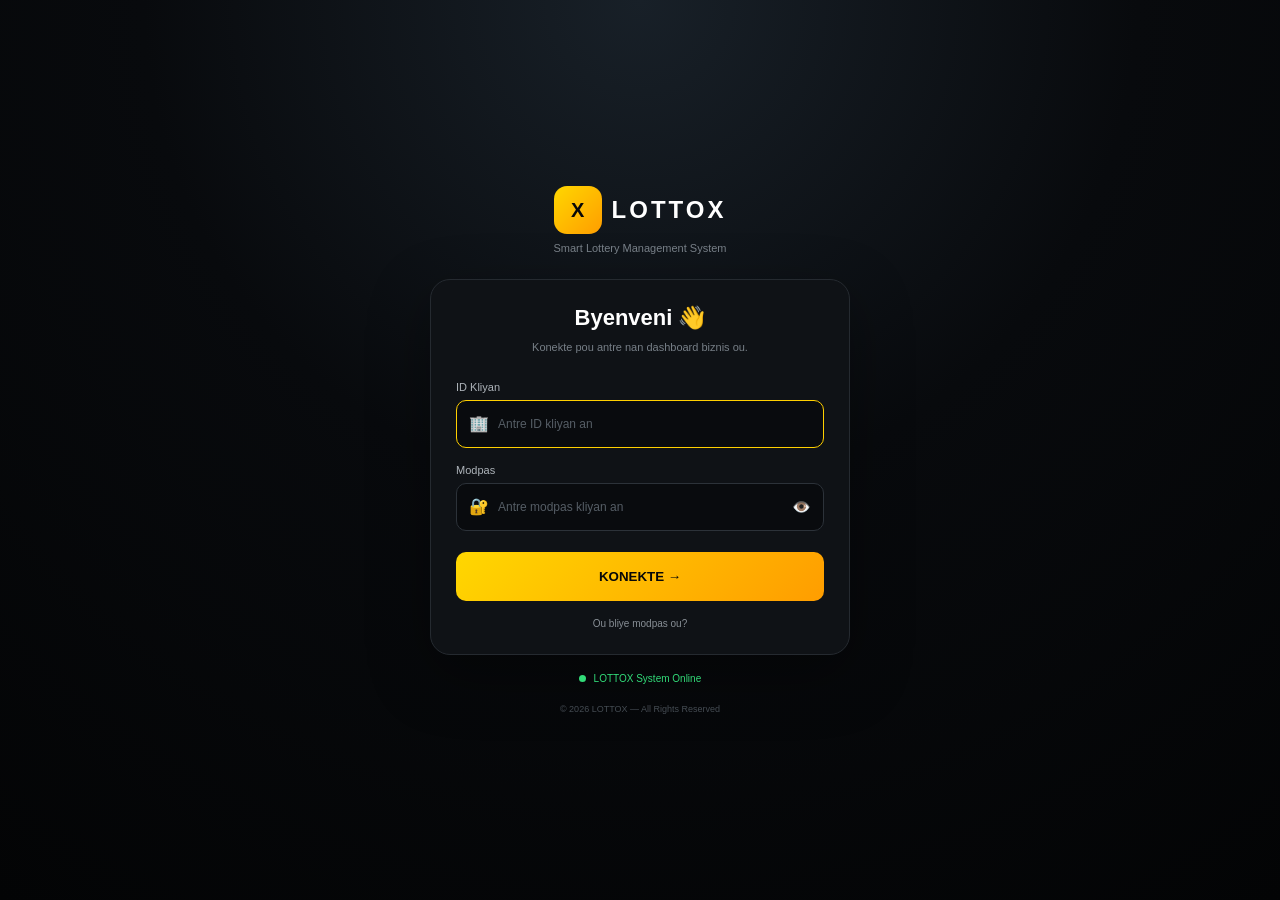
<file: client.html>
<!DOCTYPE html>
<html lang="ht">

<head>

<meta charset="UTF-8">

<meta
    name="viewport"
    content="width=device-width, initial-scale=1.0"
>

<title>LOTTOX — Client Dashboard</title>

<style>

*{
    margin:0;
    padding:0;
    box-sizing:border-box;
    font-family:Arial,Helvetica,sans-serif;
}

body{

    min-height:100vh;

    background:
    radial-gradient(
        circle at top,
        #182028 0%,
        #080a0d 45%,
        #030405 100%
    );

    color:#fff;
}

header{

    height:68px;

    background:#0a0c0f;

    border-bottom:1px solid #252a30;

    display:flex;

    align-items:center;

    justify-content:space-between;

    padding:0 18px;

    position:sticky;

    top:0;

    z-index:10;
}

.brand{

    display:flex;

    align-items:center;

    gap:10px;
}

.logo{

    width:40px;
    height:40px;

    border-radius:11px;

    background:
    linear-gradient(
        135deg,
        #ffd700,
        #ff9d00
    );

    color:#080808;

    display:flex;

    align-items:center;
    justify-content:center;

    font-weight:900;
}

.brand-name{

    font-size:20px;

    font-weight:900;

    letter-spacing:2px;
}

.logout{

    border:1px solid #3b2727;

    background:#171112;

    color:#ff7373;

    padding:9px 12px;

    border-radius:9px;

    cursor:pointer;

    font-size:10px;

    font-weight:bold;
}

main{

    max-width:1200px;

    margin:auto;

    padding:25px 15px 70px;
}

.title{

    margin-bottom:22px;
}

.title h1{

    font-size:26px;

    margin-bottom:7px;
}

.title p{

    color:#777f87;

    font-size:12px;
}


/* ================= NAV ================= */

.nav{

    display:grid;

    grid-template-columns:
    repeat(5,1fr);

    gap:8px;

    margin-bottom:20px;
}

.nav button{

    height:44px;

    border:1px solid #292f35;

    background:#111419;

    color:#aeb4ba;

    border-radius:10px;

    cursor:pointer;

    font-size:10px;
}

.nav button.active{

    color:#ffd000;

    border-color:#4b401d;

    background:#171714;
}


/* ================= SECTIONS ================= */

.section{

    display:none;
}

.section.active{

    display:block;
}


/* ================= STATS ================= */

.stats{

    display:grid;

    grid-template-columns:
    repeat(4,1fr);

    gap:12px;

    margin-bottom:20px;
}

.stat{

    background:#0f1216;

    border:1px solid #252a30;

    border-radius:15px;

    padding:16px;
}

.stat-icon{

    font-size:20px;

    margin-bottom:8px;
}

.stat-label{

    color:#777f87;

    font-size:10px;

    margin-bottom:6px;
}

.stat-value{

    font-size:21px;

    font-weight:900;
}


/* ================= CARD ================= */

.card{

    background:#0f1216;

    border:1px solid #252a30;

    border-radius:17px;

    padding:19px;

    margin-bottom:16px;
}

.card-title{

    display:flex;

    justify-content:space-between;

    align-items:center;

    margin-bottom:18px;
}

.card-title h2{

    font-size:16px;
}

.card-title span{

    color:#707880;

    font-size:10px;
}


/* ================= LIST ================= */

.item{

    background:#111419;

    border:1px solid #292f35;

    border-radius:11px;

    padding:13px;

    margin-bottom:9px;
}

.item-top{

    display:flex;

    justify-content:space-between;

    gap:10px;
}

.item strong{

    font-size:12px;
}

.item small{

    display:block;

    color:#707880;

    font-size:10px;

    margin-top:5px;
}

.active{

    color:#32db78;
}

.inactive{

    color:#ff7070;
}


/* ================= EMPTY ================= */

.empty{

    text-align:center;

    padding:25px;

    color:#666e76;

    font-size:11px;

    border:1px dashed #292f35;

    border-radius:10px;
}


/* ================= GRID ================= */

.grid{

    display:grid;

    grid-template-columns:
    1fr 1fr;

    gap:15px;
}


/* ================= TABLE ================= */

.table-wrap{

    overflow-x:auto;
}

table{

    width:100%;

    border-collapse:collapse;

    font-size:11px;
}

th,
td{

    padding:12px 8px;

    text-align:left;

    border-bottom:1px solid #252a30;
}

th{

    color:#777f87;

    font-size:9px;

    text-transform:uppercase;
}

td{

    color:#ddd;
}


/* ================= MOBILE ================= */

@media(max-width:800px){

    .stats{

        grid-template-columns:
        repeat(2,1fr);
    }

    .grid{

        grid-template-columns:1fr;
    }

}

@media(max-width:600px){

    .nav{

        grid-template-columns:
        repeat(2,1fr);
    }

    .title h1{

        font-size:22px;
    }

}

</style>

</head>


<body>


<header>

    <div class="brand">

        <div class="logo">
            X
        </div>

        <div class="brand-name">
            LOTTOX
        </div>

    </div>


    <button
        class="logout"
        onclick="logout()"
    >
        🚪 Dekonekte
    </button>

</header>


<main>


<div class="title">

    <h1>
        ⚡ LOTTOX Dashboard
    </h1>

    <p id="welcomeText">
        Byenveni nan espas kliyan ou.
    </p>

</div>


<!-- ================= NAV ================= -->

<div class="nav">

    <button
        class="active"
        onclick="showSection('overview',this)"
    >
        📊 Overview
    </button>


    <button
        onclick="showSection('machines',this)"
    >
        Machin
    </button>


    <button
        onclick="showSection('agents',this)"
    >
        👥 Ajan
    </button>


    <button
        onclick="showSection('tickets',this)"
    >
        🎟️ Tikè
    </button>


    <button
        onclick="showSection('finance',this)"
    >
        💰 Finans
    </button>

</div>


<!-- ================= OVERVIEW ================= -->

<section
    id="overview"
    class="section active"
>


    <div class="stats">


        <div class="stat">

            <div class="stat-icon">
                ⚙️
            </div>

            <div class="stat-label">
                Machin
            </div>

            <div
                class="stat-value"
                id="machineCount"
            >
                0
            </div>

        </div>


        <div class="stat">

            <div class="stat-icon">
                👥
            </div>

            <div class="stat-label">
                Ajan
            </div>

            <div
                class="stat-value"
                id="agentCount"
            >
                0
            </div>

        </div>


        <div class="stat">

            <div class="stat-icon">
                🎟️
            </div>

            <div class="stat-label">
                Tikè
            </div>

            <div
                class="stat-value"
                id="ticketCount"
            >
                0
            </div>

        </div>


        <div class="stat">

            <div class="stat-icon">
                💰
            </div>

            <div class="stat-label">
                Lavant
            </div>

            <div
                class="stat-value"
                id="salesTotal"
            >
                0
            </div>

        </div>


    </div>


    <div class="grid">


        <div class="card">

            <div class="card-title">

                <h2>
                    📈 Rezime
                </h2>

                <span>
                    Jodi a
                </span>

            </div>


            <div class="item">

                <strong>
                    💰 Lavant
                </strong>

                <small id="todaySales">
                    0 Gdes
                </small>

            </div>


            <div class="item">

                <strong>
                    📉 Pèt
                </strong>

                <small id="todayLoss">
                    0 Gdes
                </small>

            </div>


            <div class="item">

                <strong>
                    📈 Benefis
                </strong>

                <small id="todayProfit">
                    0 Gdes
                </small>

            </div>

        </div>


        <div class="card">

            <div class="card-title">

                <h2>
                    🏢 Kont Kliyan
                </h2>

                <span>
                    LOTTOX
                </span>

            </div>


            <div
                id="clientInfo"
                class="empty"
            >
                Ap chaje enfòmasyon...
            </div>

        </div>


    </div>

</section>


<!-- ================= MACHINES ================= -->

<section
    id="machines"
    class="section"
>

    <div class="card">

        <div class="card-title">

            <h2>
                Machin mwen yo
            </h2>

            <span id="machineTotal">
                0 machin
            </span>

        </div>


        <div id="machinesList">

            <div class="empty">
                Pa gen machin pou kliyan sa.
            </div>

        </div>

    </div>

</section>


<!-- ================= AGENTS ================= -->

<section
    id="agents"
    class="section"
>

    <div class="card">

        <div class="card-title">

            <h2>
                👥 Ajan mwen yo
            </h2>

            <span id="agentTotal">
                0 ajan
            </span>

        </div>


        <div id="agentsList">

            <div class="empty">
                Pa gen ajan pou kliyan sa.
            </div>

        </div>

    </div>

</section>


<!-- ================= TICKETS ================= -->

<section
    id="tickets"
    class="section"
>

    <div class="card">

        <div class="card-title">

            <h2>
                🎟️ Tikè
            </h2>

            <span id="ticketTotal">
                0 tikè
            </span>

        </div>


        <div
            id="ticketsList"
        >

            <div class="empty">
                Pa gen tikè ankò.
            </div>

        </div>

    </div>

</section>


<!-- ================= FINANCE ================= -->

<section
    id="finance"
    class="section"
>

    <div class="grid">


        <div class="card">

            <div class="card-title">

                <h2>
                    💰 Lavant
                </h2>

                <span>
                    Total
                </span>

            </div>


            <div
                class="stat-value"
                id="financeSales"
            >
                0 Gdes
            </div>

        </div>


        <div class="card">

            <div class="card-title">

                <h2>
                    📉 Pèt
                </h2>

                <span>
                    Total
                </span>

            </div>


            <div
                class="stat-value"
                id="financeLoss"
            >
                0 Gdes
            </div>

        </div>


    </div>


    <div class="card">

        <div class="card-title">

            <h2>
                📊 Finans
            </h2>

            <span>
                LOTTOX
            </span>

        </div>


        <div class="item">

            <strong>
                💰 Total Lavant
            </strong>

            <small id="totalSales">
                0 Gdes
            </small>

        </div>


        <div class="item">

            <strong>
                📉 Total Pèt
            </strong>

            <small id="totalLoss">
                0 Gdes
            </small>

        </div>


        <div class="item">

            <strong>
                📈 Total Benefis
            </strong>

            <small id="totalProfit">
                0 Gdes
            </small>

        </div>


    </div>

  </section>
  <script>

/* ================= DATABASE ================= */

let clients =
    JSON.parse(
        localStorage.getItem("lottoxClients")
    ) || [];


let machines =
    JSON.parse(
        localStorage.getItem("lottoxMachines")
    ) || [];


let agents =
    JSON.parse(
        localStorage.getItem("lottoxAgents")
    ) || [];


let tickets =
    JSON.parse(
        localStorage.getItem("lottoxTickets")
    ) || [];


let finance =
    JSON.parse(
        localStorage.getItem("lottoxFinance")
    ) || {
        sales: 0,
        loss: 0,
        profit: 0
    };


/* ================= CURRENT CLIENT ================= */

const currentClientId =
    localStorage.getItem(
        "lottoxCurrentClient"
    );


const currentClient =
    clients.find(
        client =>
            String(client.id) ===
            String(currentClientId)
    );


/* ================= NAVIGATION ================= */

function showSection(name, button){

    document
        .querySelectorAll(".section")
        .forEach(section => {

            section.classList.remove(
                "active"
            );

        });


    const section =
        document.getElementById(name);


    if(section){

        section.classList.add(
            "active"
        );

    }


    document
        .querySelectorAll(".nav button")
        .forEach(btn => {

            btn.classList.remove(
                "active"
            );

        });


    if(button){

        button.classList.add(
            "active"
        );

    }

}


/* ================= FORMAT MONEY ================= */

function money(value){

    return Number(
        value || 0
    ).toLocaleString() + " Gdes";

}


/* ================= ESCAPE HTML ================= */

function escapeHTML(value){

    return String(
        value ?? ""
    )
    .replace(
        /&/g,
        "&amp;"
    )
    .replace(
        /</g,
        "&lt;"
    )
    .replace(
        />/g,
        "&gt;"
    )
    .replace(
        /"/g,
        "&quot;"
    )
    .replace(
        /'/g,
        "&#039;"
    );

}


/* ================= CLIENT INFO ================= */

function loadClient(){

    const welcome =
        document.getElementById(
            "welcomeText"
        );


    const info =
        document.getElementById(
            "clientInfo"
        );


    if(!currentClient){

        if(welcome){

            welcome.textContent =
                "Kliyan pa jwenn.";

        }


        if(info){

            info.innerHTML = `
                <div>
                    ❌ Kliyan sa pa egziste.
                </div>
            `;

        }

        return;

    }


    if(welcome){

        welcome.textContent =
            "Byenveni, " +
            currentClient.name +
            " 👋";

    }


    if(info){

        info.innerHTML = `

            <div class="item">

                <strong>
                    🏢
                    ${escapeHTML(
                        currentClient.name
                    )}
                </strong>

                <small>
                    ID:
                    ${escapeHTML(
                        currentClient.id
                    )}
                </small>

                <small>
                    📞
                    ${escapeHTML(
                        currentClient.phone || "-"
                    )}
                </small>

                <small
                    class="${
                        currentClient.status ===
                        "ACTIVE"
                        ? "active"
                        : "inactive"
                    }"
                >
                    ●
                    ${escapeHTML(
                        currentClient.status
                    )}
                </small>

            </div>

        `;

    }

}


/* ================= CLIENT MACHINES ================= */

function loadMachines(){

    const box =
        document.getElementById(
            "machinesList"
        );


    const total =
        document.getElementById(
            "machineTotal"
        );


    if(!box) return;


    const clientMachines =
        machines.filter(
            machine =>
                String(
                    machine.clientId
                ) ===
                String(
                    currentClientId
                )
        );


    if(total){

        total.textContent =
            clientMachines.length +
            " machin";

    }


    if(clientMachines.length === 0){

        box.innerHTML = `

            <div class="empty">
                Pa gen machin pou kliyan sa.
            </div>

        `;

        return;

    }


    box.innerHTML =
        clientMachines.map(
            machine => `

            <div class="item">

                <div class="item-top">

                    <div>

                        <strong>
                            ⚙️
                            ${escapeHTML(
                                machine.id
                            )}
                        </strong>

                        <small>
                            Machin LOTTOX
                        </small>

                    </div>


                    <strong
                        class="${
                            machine.status ===
                            "ACTIVE"
                            ? "active"
                            : "inactive"
                        }"
                    >
                        ●
                        ${escapeHTML(
                            machine.status
                        )}
                    </strong>

                </div>

            </div>

        `
        ).join("");

}


/* ================= CLIENT AGENTS ================= */

function loadAgents(){

    const box =
        document.getElementById(
            "agentsList"
        );


    const total =
        document.getElementById(
            "agentTotal"
        );


    if(!box) return;


    const clientAgents =
        agents.filter(
            agent =>
                String(
                    agent.clientId
                ) ===
                String(
                    currentClientId
                )
        );


    if(total){

        total.textContent =
            clientAgents.length +
            " ajan";

    }


    if(clientAgents.length === 0){

        box.innerHTML = `

            <div class="empty">
                Pa gen ajan pou kliyan sa.
            </div>

        `;

        return;

    }


    box.innerHTML =
        clientAgents.map(
            agent => `

            <div class="item">

                <div class="item-top">

                    <div>

                        <strong>
                            👤
                            ${escapeHTML(
                                agent.name
                            )}
                        </strong>

                        <small>
                            ID:
                            ${escapeHTML(
                                agent.id
                            )}
                        </small>

                        <small>
                            📞
                            ${escapeHTML(
                                agent.phone || "-"
                            )}
                        </small>

                        <small>
                            Machin:
                            ${escapeHTML(
                                agent.machineId || "-"
                            )}
                        </small>

                    </div>


                    <strong
                        class="${
                            agent.status ===
                            "ACTIVE"
                            ? "active"
                            : "inactive"
                        }"
                    >
                        ●
                        ${escapeHTML(
                            agent.status
                        )}
                    </strong>

                </div>

            </div>

        `
        ).join("");

}


/* ================= CLIENT TICKETS ================= */

function loadTickets(){

    const box =
        document.getElementById(
            "ticketsList"
        );


    const total =
        document.getElementById(
            "ticketTotal"
        );


    if(!box) return;


    const clientTickets =
        tickets.filter(
            ticket =>
                String(
                    ticket.clientId
                ) ===
                String(
                    currentClientId
                )
        );


    if(total){

        total.textContent =
            clientTickets.length +
            " tikè";

    }


    if(clientTickets.length === 0){

        box.innerHTML = `

            <div class="empty">
                Pa gen tikè ankò.
            </div>

        `;

        return;

    }


    box.innerHTML =
        clientTickets.map(
            ticket => `

            <div class="item">

                <strong>
                    🎟️
                    ${escapeHTML(
                        ticket.id ||
                        "TICKET"
                    )}
                </strong>

                <small>
                    Ajan:
                    ${escapeHTML(
                        ticket.agentName || "-"
                    )}
                </small>

                <small>
                    Montan:
                    ${money(
                        ticket.amount || 0
                    )}
                </small>

            </div>

        `
        ).join("");

}


/* ================= FINANCE ================= */

function loadFinance(){

    const sales =
        Number(
            finance.sales || 0
        );


    const loss =
        Number(
            finance.loss || 0
        );


    const profit =
        Number(
            finance.profit ||
            (sales - loss)
        );


    const salesTotal =
        document.getElementById(
            "salesTotal"
        );


    const todaySales =
        document.getElementById(
            "todaySales"
        );


    const todayLoss =
        document.getElementById(
            "todayLoss"
        );


    const todayProfit =
        document.getElementById(
            "todayProfit"
        );


    const financeSales =
        document.getElementById(
            "financeSales"
        );


    const financeLoss =
        document.getElementById(
            "financeLoss"
        );


    const totalSales =
        document.getElementById(
            "totalSales"
        );


    const totalLoss =
        document.getElementById(
            "totalLoss"
        );


    const totalProfit =
        document.getElementById(
            "totalProfit"
        );


    if(salesTotal){

        salesTotal.textContent =
            money(sales);

    }


    if(todaySales){

        todaySales.textContent =
            money(sales);

    }


    if(todayLoss){

        todayLoss.textContent =
            money(loss);

    }


    if(todayProfit){

        todayProfit.textContent =
            money(profit);

    }


    if(financeSales){

        financeSales.textContent =
            money(sales);

    }


    if(financeLoss){

        financeLoss.textContent =
            money(loss);

    }


    if(totalSales){

        totalSales.textContent =
            money(sales);

    }


    if(totalLoss){

        totalLoss.textContent =
            money(loss);

    }


    if(totalProfit){

        totalProfit.textContent =
            money(profit);

    }

}


/* ================= STATS ================= */

function updateStats(){

    const clientMachines =
        machines.filter(
            machine =>
                String(
                    machine.clientId
                ) ===
                String(
                    currentClientId
                )
        );


    const clientAgents =
        agents.filter(
            agent =>
                String(
                    agent.clientId
                ) ===
                String(
                    currentClientId
                )
        );


    const clientTickets =
        tickets.filter(
            ticket =>
                String(
                    ticket.clientId
                ) ===
                String(
                    currentClientId
                )
        );


    const machineCount =
        document.getElementById(
            "machineCount"
        );


    const agentCount =
        document.getElementById(
            "agentCount"
        );


    const ticketCount =
        document.getElementById(
            "ticketCount"
        );


    if(machineCount){

        machineCount.textContent =
            clientMachines.length;

    }


    if(agentCount){

        agentCount.textContent =
            clientAgents.length;

    }


    if(ticketCount){

        ticketCount.textContent =
            clientTickets.length;

    }

}
/* ================= REFRESH ================= */

function refresh(){

    loadClient();

    loadMachines();

    loadAgents();

    loadTickets();

    loadFinance();

    updateStats();

}


/* ================= LOGOUT ================= */

function logout(){

    localStorage.removeItem(
        "lottoxClientLoggedIn"
    );

    localStorage.removeItem(
        "lottoxCurrentClient"
    );

    window.location.href =
        "client-login.html";

}


/* ================= SECURITY ================= */

function checkClientLogin(){

    const loggedIn =
        localStorage.getItem(
            "lottoxClientLoggedIn"
        );


    if(loggedIn !== "true"){

        window.location.href =
            "client-login.html";

        return false;

    }


    if(!currentClientId){

        window.location.href =
            "client-login.html";

        return false;

    }


    return true;

}


/* ================= START ================= */

document.addEventListener(
    "DOMContentLoaded",
    function(){

        if(!checkClientLogin()){

            return;

        }


        refresh();


        console.log(
            "🏢 LOTTOX CLIENT DASHBOARD READY"
        );

    }
);

</script>

</main>

</body>

</html>
</file>
<file: style.css>
/* =====================================================
   LOTTOX — GLOBAL LOGIN STYLE
   Version 1.0
===================================================== */

* {
    margin: 0;
    padding: 0;
    box-sizing: border-box;
    font-family: Arial, Helvetica, sans-serif;
}

:root {
    --bg: #050607;
    --card: #101317;
    --card-2: #0b0e11;
    --border: #272d33;

    --gold: #ffd000;
    --gold-2: #ff9d00;

    --text: #ffffff;
    --muted: #7c858d;
    --muted-2: #aeb5bb;

    --green: #32db78;
    --red: #ff7070;
}


/* =====================================================
   BODY
===================================================== */

html {
    min-height: 100%;
}

body {

    min-height: 100vh;

    background:
        radial-gradient(
            circle at 50% -10%,
            #202b34 0%,
            #0b0e11 38%,
            #050607 72%,
            #030405 100%
        );

    color: var(--text);

    overflow-x: hidden;
}


/* =====================================================
   LOGIN PAGE
===================================================== */

.login-page {

    width: 100%;

    min-height: 100vh;

    display: flex;

    flex-direction: column;

    align-items: center;

    justify-content: center;

    padding: 30px 18px;

}


/* =====================================================
   BRAND
===================================================== */

.brand {

    display: flex;

    align-items: center;

    justify-content: center;

    gap: 12px;

    margin-bottom: 9px;

    animation:
        brandIn .5s ease;
}


.brand-logo {

    width: 48px;

    height: 48px;

    border-radius: 14px;

    display: flex;

    align-items: center;

    justify-content: center;

    background:
        linear-gradient(
            145deg,
            var(--gold),
            var(--gold-2)
        );

    color: #080808;

    font-size: 21px;

    font-weight: 900;

    box-shadow:
        0 8px 30px
        rgba(255, 193, 7, .12);

}


.brand-name {

    font-size: 25px;

    line-height: 1;

    font-weight: 900;

    letter-spacing: 3px;

}


.brand-subtitle {

    color: var(--muted);

    font-size: 9px;

    margin-top: 5px;

    letter-spacing: .4px;

}


/* =====================================================
   LOGIN CARD
===================================================== */

.login-card {

    width: 100%;

    max-width: 410px;

    padding: 27px;

    background:
        rgba(15, 18, 22, .97);

    border: 1px solid var(--border);

    border-radius: 20px;

    box-shadow:
        0 25px 80px
        rgba(0, 0, 0, .40);

    animation:
        cardIn .55s ease;

}


/* =====================================================
   WELCOME
===================================================== */

.welcome {

    text-align: center;

    margin-bottom: 23px;

}


.welcome-icon {

    width: 48px;

    height: 48px;

    margin: 0 auto 12px;

    display: flex;

    align-items: center;

    justify-content: center;

    border-radius: 14px;

    background:
        rgba(255, 208, 0, .07);

    border: 1px solid
        rgba(255, 208, 0, .13);

    font-size: 20px;

}


.welcome h1 {

    font-size: 21px;

    margin-bottom: 7px;

}


.welcome p {

    color: var(--muted);

    font-size: 11px;

    line-height: 1.6;

}


/* =====================================================
   ACCOUNT TYPE
===================================================== */

.account-type {

    display: grid;

    grid-template-columns:
        repeat(3, 1fr);

    gap: 7px;

    margin-bottom: 19px;

}


.type-btn {

    height: 40px;

    border: 1px solid
        var(--border);

    border-radius: 9px;

    background:
        #0b0e11;

    color: var(--muted-2);

    cursor: pointer;

    font-size: 10px;

    font-weight: 700;

    transition:
        .2s ease;

}


.type-btn:hover {

    border-color:
        #454b51;

    color: #ffffff;

}


.type-btn.active {

    color: #111;

    border-color:
        transparent;

    background:
        linear-gradient(
            135deg,
            var(--gold),
            var(--gold-2)
        );

    box-shadow:
        0 5px 20px
        rgba(255, 193, 7, .10);

}


/* =====================================================
   FIELD
===================================================== */

.field {

    margin-bottom: 16px;

}


.field label {

    display: block;

    color: var(--muted-2);

    font-size: 11px;

    font-weight: 600;

    margin-bottom: 7px;

}


/* =====================================================
   INPUT BOX
===================================================== */

.input-box {

    width: 100%;

    height: 49px;

    display: flex;

    align-items: center;

    gap: 9px;

    padding:
        0 12px;

    background:
        var(--card-2);

    border: 1px solid
        #30363d;

    border-radius: 10px;

    transition:
        border-color .2s ease,
        box-shadow .2s ease;

}


.input-box:focus-within {

    border-color:
        var(--gold);

    box-shadow:
        0 0 0 3px
        rgba(255, 208, 0, .06);

}


.input-box > span {

    width: 22px;

    flex-shrink: 0;

    text-align: center;

    font-size: 15px;

}


.input-box input {

    width: 100%;

    height: 100%;

    border: none;

    outline: none;

    background: transparent;

    color: #ffffff;

    font-size: 13px;

}


.input-box input::placeholder {

    color: #555e66;

}


.input-box input:-webkit-autofill {

    -webkit-text-fill-color:
        #ffffff;

    transition:
        background-color 9999s
        ease-in-out 0s;

}


/* =====================================================
   EYE BUTTON
===================================================== */

.eye-btn {

    width: 32px;

    height: 32px;

    flex-shrink: 0;

    border: none;

    background: transparent;

    color: #929aa2;

    cursor: pointer;

    border-radius: 7px;

    font-size: 15px;

}


.eye-btn:hover {

    background:
        rgba(255,255,255,.05);

    color: #ffffff;

}


/* =====================================================
   LOGIN BUTTON
===================================================== */

.login-btn {

    width: 100%;

    height: 50px;

    margin-top: 3px;

    border: none;

    border-radius: 10px;

    background:
        linear-gradient(
            135deg,
            var(--gold),
            var(--gold-2)
        );

    color: #090909;

    font-size: 12px;

    font-weight: 900;

    letter-spacing: .3px;

    cursor: pointer;

    transition:
        transform .15s ease,
        box-shadow .2s ease,
        opacity .2s ease;

}


.login-btn:hover {

    box-shadow:
        0 10px 30px
        rgba(255, 193, 7, .15);

}


.login-btn:active {

    transform:
        scale(.98);

}


.login-btn.loading {

    opacity: .65;

    pointer-events: none;

}


/* =====================================================
   FORGOT BUTTON
===================================================== */

.forgot-btn {

    display: block;

    margin:
        17px auto 0;

    border: none;

    background: transparent;

    color: #747d85;

    cursor: pointer;

    font-size: 10px;

}


.forgot-btn:hover {

    color:
        var(--gold);

}


/* =====================================================
   ERROR
===================================================== */

.login-error {

    display: none;

    width: 100%;

    padding: 11px 12px;

    margin-bottom: 15px;

    border-radius: 9px;

    background:
        rgba(255, 70, 70, .07);

    border: 1px solid
        rgba(255, 70, 70, .18);

    color:
        var(--red);

    font-size: 10px;

    line-height: 1.5;

}


.login-error.show {

    display: block;

    animation:
        errorIn .25s ease;

}


/* =====================================================
   SYSTEM STATUS
===================================================== */

.system-status {

    display: flex;

    align-items: center;

    justify-content: center;

    gap: 5px;

    margin-top: 19px;

    color:
        #6f797f;

    font-size: 9px;

}


.status-dot {

    width: 7px;

    height: 7px;

    border-radius: 50%;

    background:
        var(--green);

    box-shadow:
        0 0 8px
        rgba(50, 219, 120, .55);

    animation:
        pulse 2s infinite;

}


/* =====================================================
   COPYRIGHT
===================================================== */

.copyright {

    margin-top: 15px;

    color:
        #4e565d;

    font-size: 8px;

    text-align: center;

}


/* =====================================================
   MOBILE
===================================================== */

@media (max-width: 600px) {

    .login-page {

        padding:
            22px 14px;

    }


    .brand-logo {

        width: 44px;

        height: 44px;

        border-radius: 12px;

        font-size: 18px;

    }


    .brand-name {

        font-size: 22px;

    }


    .brand-subtitle {

        font-size: 8px;

    }


    .login-card {

        padding: 21px 17px;

        border-radius: 17px;

    }


    .welcome {

        margin-bottom: 20px;

    }


    .welcome h1 {

        font-size: 19px;

    }


    .account-type {

        gap: 5px;

    }


    .type-btn {

        font-size: 9px;

        height: 39px;

    }

}


/* =====================================================
   SMALL PHONES
===================================================== */

@media (max-width: 360px) {

    .login-page {

        padding:
            18px 11px;

    }


    .login-card {

        padding:
            18px 13px;

    }


    .brand-name {

        font-size: 20px;

    }


    .account-type {

        grid-template-columns:
            1fr;

    }


    .type-btn {

        height: 38px;

    }

}


/* =====================================================
   ANIMATIONS
===================================================== */

@keyframes brandIn {

    from {

        opacity: 0;

        transform:
            translateY(-12px);

    }

    to {

        opacity: 1;

        transform:
            translateY(0);

    }

}


@keyframes cardIn {

    from {

        opacity: 0;

        transform:
            translateY(18px)
            scale(.98);

    }

    to {

        opacity: 1;

        transform:
            translateY(0)
            scale(1);

    }

}


@keyframes errorIn {

    from {

        opacity: 0;

        transform:
            translateY(-5px);

    }

    to {

        opacity: 1;

        transform:
            translateY(0);

    }

}


@keyframes pulse {

    0%,
    100% {

        opacity: 1;

        transform:
            scale(1);

    }

    50% {

        opacity: .45;

        transform:
            scale(.75);

    }

}


/* =====================================================
   ACCESSIBILITY
===================================================== */

button:focus-visible,
input:focus-visible {

    outline:
        2px solid
        var(--gold);

    outline-offset: 2px;

}


/* =====================================================
   REDUCED MOTION
===================================================== */

@media (prefers-reduced-motion: reduce) {

    *,
    *::before,
    *::after {

        animation-duration:
            .01ms !important;

        animation-iteration-count:
            1 !important;

        transition-duration:
            .01ms !important;

    }

  }
</file>
